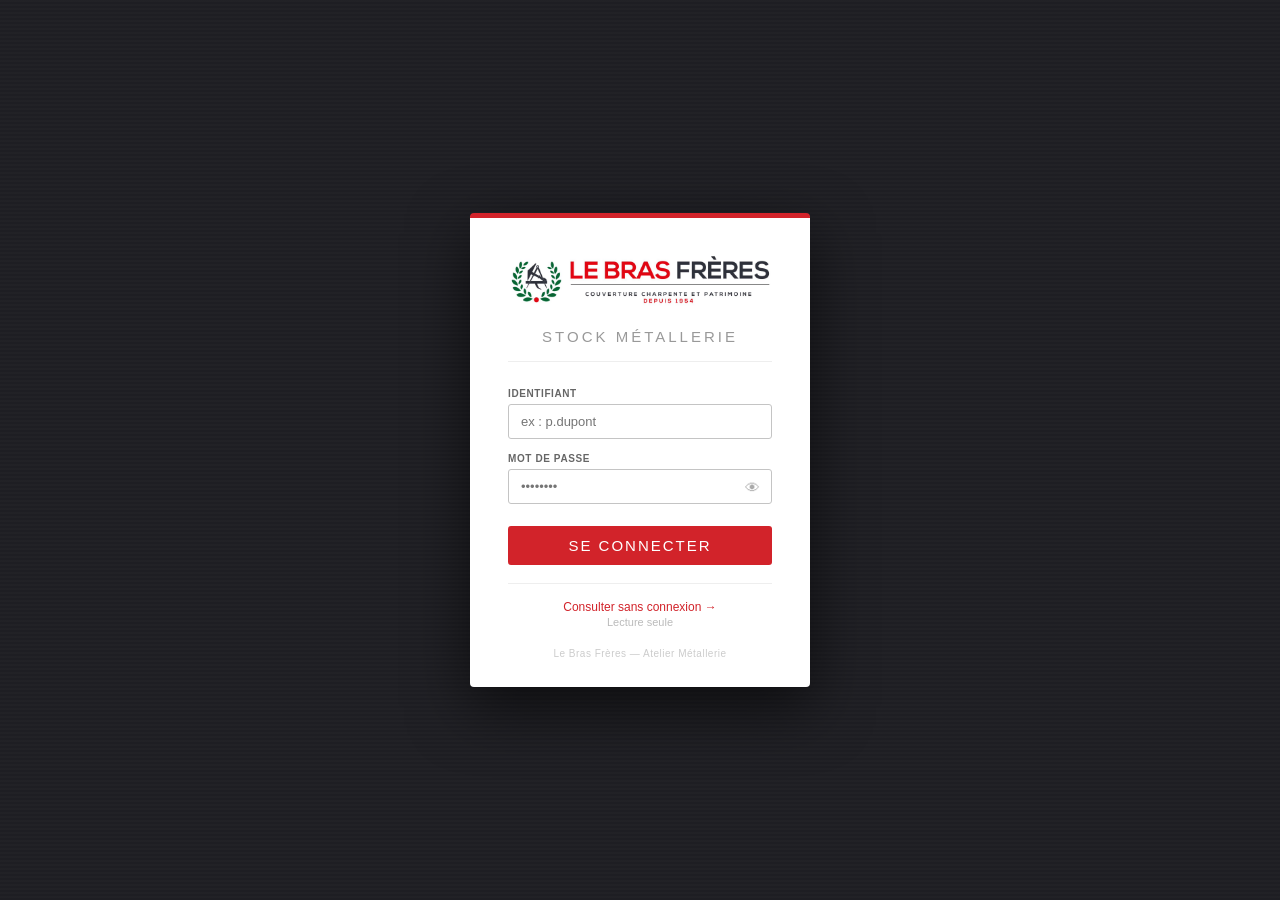
<file: index.html>
<!DOCTYPE html>
<html lang="fr">
<head>
  <meta charset="UTF-8">
  <meta name="viewport" content="width=device-width, initial-scale=1.0">
  <link rel="icon" type="image/png" href="[data-uri]">
  <title>Stock Métallerie — LBF</title>
  <style>
    :root {
      --rouge: rgb(210, 35, 42);
      --noir:  rgb(30, 30, 35);
    }

    * { box-sizing: border-box; margin: 0; padding: 0; }

    body {
      font-family: Tahoma, Geneva, sans-serif;
      background: var(--noir);
      min-height: 100vh;
      display: flex;
      align-items: center;
      justify-content: center;
      color: white;
    }

    .splash {
      text-align: center;
      animation: pulse 1.2s ease-in-out infinite alternate;
    }

    .splash-titre {
      font-family: Impact, Haettenschweiler, sans-serif;
      font-size: 18px;
      letter-spacing: 4px;
      text-transform: uppercase;
      color: rgba(255,255,255,0.5);
      margin-top: 12px;
    }

    .splash-titre span { color: var(--rouge); }

    /* Barre de chargement */
    .barre {
      width: 160px;
      height: 3px;
      background: rgba(255,255,255,0.1);
      border-radius: 2px;
      margin: 18px auto 0;
      overflow: hidden;
    }

    .barre-progress {
      height: 100%;
      background: var(--rouge);
      border-radius: 2px;
      animation: chargement 0.8s ease-out forwards;
    }

    @keyframes chargement {
      from { width: 0%; }
      to   { width: 100%; }
    }

    @keyframes pulse {
      from { opacity: 0.7; }
      to   { opacity: 1; }
    }
  </style>
</head>
<body>

  <div class="splash">
    <div class="splash-titre">Stock <span>Métallerie</span></div>
    <div class="barre"><div class="barre-progress"></div></div>
  </div>

  <script src="auth/auth.js"></script>
  <script>
    /**
     * index.html — Point d'entrée de l'application
     * Rôle : vérifier la session et rediriger vers la bonne page.
     * Aucun contenu applicatif ici.
     */
    (function router() {
      const session = window.Auth.getSession();

      if (!session) {
        // Pas de session → page de connexion
        window.location.replace('login.html');
        return;
      }

      // Session active → toujours vers la vue stock
      // (la vue s'adapte ensuite selon le profil)
      window.location.replace('views/stock.html');
    })();
  </script>

</body>
</html>
</file>
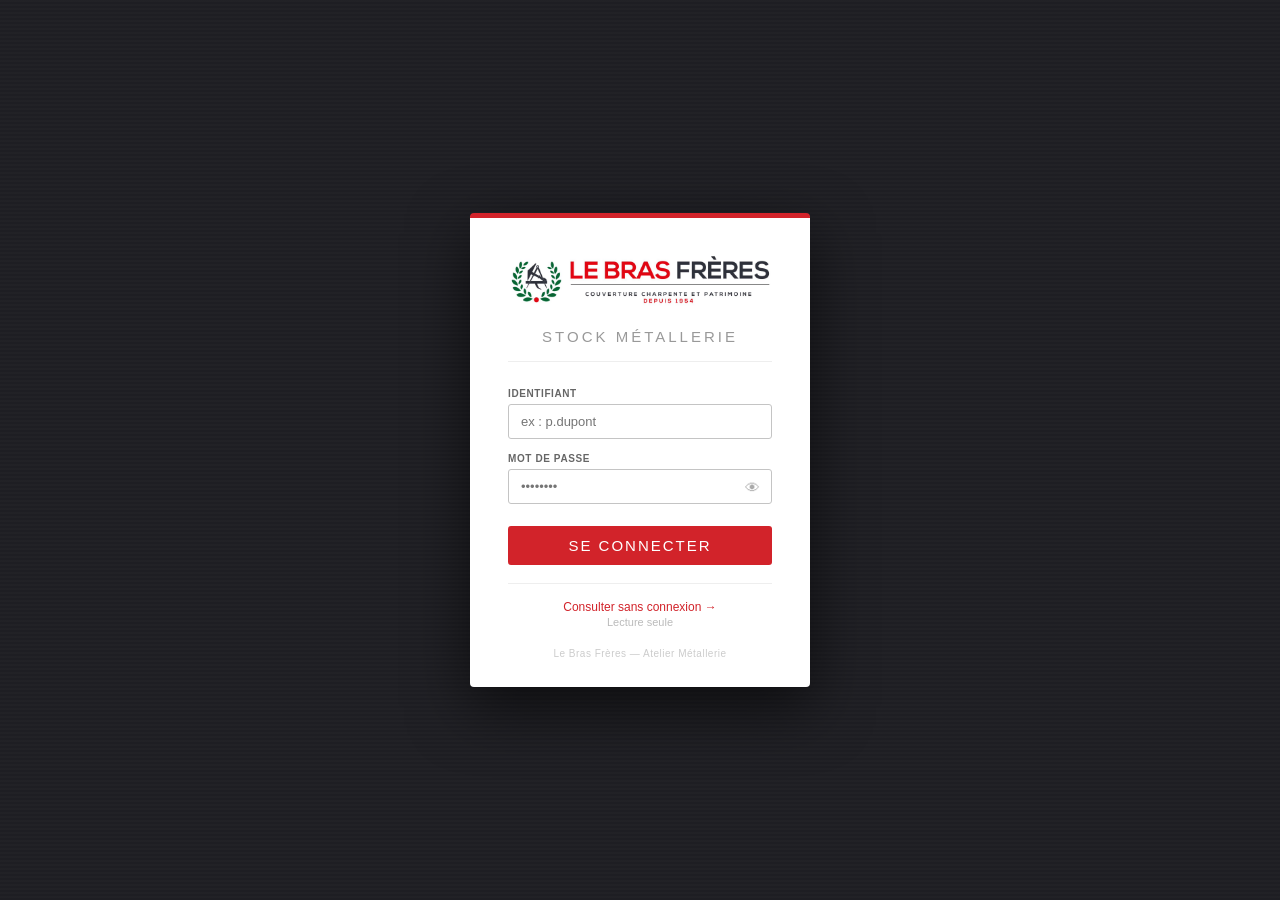
<file: login.html>
<!DOCTYPE html>
<html lang="fr">
<head>
  <meta charset="UTF-8">
  <meta name="viewport" content="width=device-width, initial-scale=1.0">
  <link rel="icon" type="image/png" href="[data-uri]">
  <title>Connexion — LBF</title>
  <style>
    /* ═══════════════════════════════
       VARIABLES & BASE
    ═══════════════════════════════ */
    :root {
      --rouge:      rgb(210, 35, 42);
      --rouge-dark: rgb(170, 25, 30);
      --noir:       rgb(30, 30, 35);
      --vert:       rgb(45, 95, 50);
      --gris-bord:  #c4c4c4;
      --gris-bg:    #f0f0f0;
      --blanc:      #ffffff;
    }

    * { box-sizing: border-box; margin: 0; padding: 0; }

    body {
      font-family: Tahoma, Geneva, sans-serif;
      background: var(--noir);
      min-height: 100vh;
      display: flex;
      align-items: center;
      justify-content: center;
      /* Texture subtile */
      background-image:
        repeating-linear-gradient(
          0deg,
          transparent,
          transparent 2px,
          rgba(255,255,255,0.015) 2px,
          rgba(255,255,255,0.015) 4px
        );
    }

    /* ═══════════════════════════════
       CARTE DE CONNEXION
    ═══════════════════════════════ */
    .login-card {
      background: var(--blanc);
      border-top: 5px solid var(--rouge);
      border-radius: 4px;
      width: 340px;
      padding: 36px 38px 28px;
      box-shadow: 0 20px 60px rgba(0, 0, 0, 0.6);
      animation: apparition 0.3s ease-out;
    }

    @keyframes apparition {
      from { opacity: 0; transform: translateY(12px); }
      to   { opacity: 1; transform: translateY(0); }
    }

    /* Logo */
    .logo-zone {
      text-align: center;
      margin-bottom: 22px;
    }

    .logo-zone img {
      height: 52px;
      display: block;
      margin: 0 auto 14px;
    }

    .logo-fallback {
      font-family: Impact, Haettenschweiler, sans-serif;
      font-size: 22px;
      letter-spacing: 3px;
      color: var(--noir);
      text-transform: uppercase;
    }

    .logo-fallback span { color: var(--rouge); }

    /* Titre module */
    .module-titre {
      font-family: Impact, Haettenschweiler, sans-serif;
      font-size: 15px;
      letter-spacing: 3px;
      text-transform: uppercase;
      color: #999;
      text-align: center;
      margin-bottom: 26px;
      padding-bottom: 16px;
      border-bottom: 1px solid #eee;
    }

    /* Champs */
    .champ {
      margin-bottom: 14px;
    }

    .champ label {
      display: block;
      font-size: 10px;
      font-weight: bold;
      color: #666;
      text-transform: uppercase;
      letter-spacing: 0.6px;
      margin-bottom: 5px;
    }

    .champ input {
      width: 100%;
      padding: 9px 12px;
      border: 1px solid var(--gris-bord);
      border-radius: 3px;
      font-family: Tahoma, sans-serif;
      font-size: 13px;
      color: var(--noir);
      transition: border-color 0.15s, box-shadow 0.15s;
      outline: none;
    }

    .champ input:focus {
      border-color: var(--rouge);
      box-shadow: 0 0 0 2px rgba(210, 35, 42, 0.12);
    }

    /* Bouton principal */
    .btn-connexion {
      width: 100%;
      padding: 11px;
      background: var(--rouge);
      color: white;
      border: none;
      border-radius: 3px;
      font-family: Impact, Haettenschweiler, sans-serif;
      font-size: 15px;
      letter-spacing: 2px;
      text-transform: uppercase;
      cursor: pointer;
      margin-top: 8px;
      transition: background 0.15s, transform 0.1s;
    }

    .btn-connexion:hover  { background: var(--rouge-dark); }
    .btn-connexion:active { transform: scale(0.99); }

    .btn-connexion:disabled {
      opacity: 0.6;
      cursor: not-allowed;
      transform: none;
    }

    /* Message d'erreur */
    .msg-erreur {
      display: none;
      background: #fde8e8;
      border: 1px solid var(--rouge);
      border-left: 4px solid var(--rouge);
      border-radius: 3px;
      padding: 9px 12px;
      font-size: 12px;
      color: var(--rouge);
      margin-top: 12px;
      animation: apparition 0.2s ease-out;
    }

    .msg-erreur.visible { display: block; }

    /* Lien consultation */
    .lien-consultation {
      display: block;
      text-align: center;
      margin-top: 18px;
      padding-top: 16px;
      border-top: 1px solid #eee;
      font-size: 12px;
      color: var(--rouge);
      cursor: pointer;
      text-decoration: none;
      transition: color 0.15s;
    }

    .lien-consultation:hover { color: var(--rouge-dark); }

    .lien-consultation small {
      display: block;
      color: #bbb;
      font-size: 11px;
      margin-top: 2px;
    }

    /* Pied de carte */
    .login-footer {
      margin-top: 20px;
      text-align: center;
      font-size: 10px;
      color: #ccc;
      letter-spacing: 0.5px;
    }

    /* Loader spinner */
    .spinner {
      display: inline-block;
      width: 14px;
      height: 14px;
      border: 2px solid rgba(255,255,255,0.4);
      border-top-color: white;
      border-radius: 50%;
      animation: spin 0.6s linear infinite;
      margin-right: 7px;
      vertical-align: middle;
    }

    @keyframes spin {
      to { transform: rotate(360deg); }
    }

    /* Champ mot de passe + bouton œil */
    .champ-mdp-wrap {
      position: relative;
    }

    .champ-mdp-wrap input {
      padding-right: 38px;
    }

    .btn-oeil {
      position: absolute;
      right: 8px;
      top: 50%;
      transform: translateY(-50%);
      background: none;
      border: none;
      cursor: pointer;
      padding: 4px;
      color: #aaa;
      font-size: 15px;
      line-height: 1;
      transition: color 0.15s;
    }

    .btn-oeil:hover { color: var(--rouge); }

    /* ═══════════════════════════════
       RESPONSIVE MOBILE
    ═══════════════════════════════ */
    @media (max-width: 400px) {
      .login-card {
        width: calc(100vw - 28px);
        padding: 28px 22px 22px;
      }
    }
  </style>
</head>
<body>

  <div class="login-card" role="main">

    <!-- Logo -->
    <div class="logo-zone">
      <img
        src="assets/Logo_LBF.png"
        alt="Le Bras Frères"
        onerror="this.style.display='none'; document.getElementById('logo-fallback').style.display='block'"
      >
      <div id="logo-fallback" class="logo-fallback" style="display:none">
        LBF <span>●</span>
      </div>
    </div>

    <!-- Titre -->
    <div class="module-titre">Stock Métallerie</div>

    <!-- Formulaire -->
    <div class="champ">
      <label for="inp-identifiant">Identifiant</label>
      <input
        type="text"
        id="inp-identifiant"
        placeholder="ex : p.dupont"
        autocomplete="username"
        autocapitalize="none"
        spellcheck="false"
      >
    </div>

    <div class="champ">
      <label for="inp-mdp">Mot de passe</label>
      <div class="champ-mdp-wrap">
        <input
          type="password"
          id="inp-mdp"
          placeholder="••••••••"
          autocomplete="current-password"
        >
        <button
          type="button"
          class="btn-oeil"
          id="btn-oeil"
          onclick="toggleMdp()"
          title="Afficher / masquer le mot de passe"
          aria-label="Afficher le mot de passe"
        >👁</button>
      </div>
    </div>

    <button class="btn-connexion" id="btn-login" onclick="tentativeLogin()">
      SE CONNECTER
    </button>

    <!-- Message d'erreur -->
    <div class="msg-erreur" id="msg-erreur" role="alert" aria-live="polite"></div>

    <!-- Lien consultation anonyme -->
    <a class="lien-consultation" href="views/stock.html" id="lien-consultation" onclick="entrerEnConsultation(event)">
      Consulter sans connexion →
      <small>Lecture seule</small>
    </a>

    <div class="login-footer">Le Bras Frères — Atelier Métallerie</div>
  </div>

  <!-- Supabase + Auth engine -->
  <script src="js/supabase.js"></script>
  <script src="auth/auth.js"></script>
  <script>
    // ─── Redirection si déjà connecté ───────────────────
    (function() {
      const session = window.Auth.getSession();
      if (session) {
        const dest = {
          consultation:   'views/stock.html',
          gestion:        'views/stock.html',
          administration: 'views/stock.html',
        };
        window.location.href = dest[session.profil] || 'views/stock.html';
      }
    })();

    // ─── Afficher / masquer le mot de passe ─────────────
    function toggleMdp() {
      const inp = document.getElementById('inp-mdp');
      const btn = document.getElementById('btn-oeil');
      const visible = inp.type === 'text';
      inp.type = visible ? 'password' : 'text';
      btn.textContent = visible ? '👁' : '🙈';
      btn.setAttribute('aria-label', visible ? 'Afficher le mot de passe' : 'Masquer le mot de passe');
    }

    // ─── Entrée au clavier (touche Entrée) ──────────────
    document.addEventListener('keydown', function(e) {
      if (e.key === 'Enter') tentativeLogin();
    });

    // ─── Tentative de connexion ──────────────────────────
    async function tentativeLogin() {
      const btn       = document.getElementById('btn-login');
      const msgErreur = document.getElementById('msg-erreur');
      const identif   = document.getElementById('inp-identifiant').value.trim();
      const mdp       = document.getElementById('inp-mdp').value;

      // Reset erreur
      msgErreur.classList.remove('visible');

      // Validation basique
      if (!identif || !mdp) {
        afficherErreur('Veuillez renseigner l\'identifiant et le mot de passe.');
        return;
      }

      // État chargement
      btn.disabled = true;
      btn.innerHTML = '<span class="spinner"></span>Connexion…';

      const resultat = await window.Auth.login(identif, mdp);

      if (resultat.ok) {
        // Redirection selon profil
        const redirections = {
          consultation:   'views/stock.html',
          gestion:        'views/stock.html',
          administration: 'views/stock.html',
        };
        const dest = redirections[resultat.utilisateur.profil] || 'views/stock.html';
        window.location.href = dest;
      } else {
        btn.disabled = false;
        btn.textContent = 'SE CONNECTER';
        afficherErreur(resultat.erreur || 'Erreur de connexion.');
        // Focus sur le bon champ
        if (resultat.erreur && resultat.erreur.includes('mot de passe')) {
          document.getElementById('inp-mdp').focus();
          document.getElementById('inp-mdp').select();
        } else {
          document.getElementById('inp-identifiant').focus();
        }
      }
    }

    // ─── Accès consultation anonyme ─────────────────────
    function entrerEnConsultation(e) {
      e.preventDefault();
      // On crée une session de consultation anonyme minimale
      const sessionAnon = {
        id:          'anon',
        identifiant: 'visiteur',
        nomComplet:  'Visiteur',
        profil:      'consultation',
        droits: {
          can_view:         true,
          can_request:      true,
          can_edit:         false,
          can_add:          false,
          can_validate:     false,
          can_manage_users: false,
        },
        loginAt: Date.now(),
        anonyme: true,
      };
      sessionStorage.setItem('lbf_session', JSON.stringify(sessionAnon));
      window.location.href = 'views/stock.html';
    }

    // ─── Affichage message erreur ────────────────────────
    function afficherErreur(msg) {
      const el = document.getElementById('msg-erreur');
      el.textContent = msg;
      el.classList.add('visible');
    }
  </script>

</body>
</html>
</file>
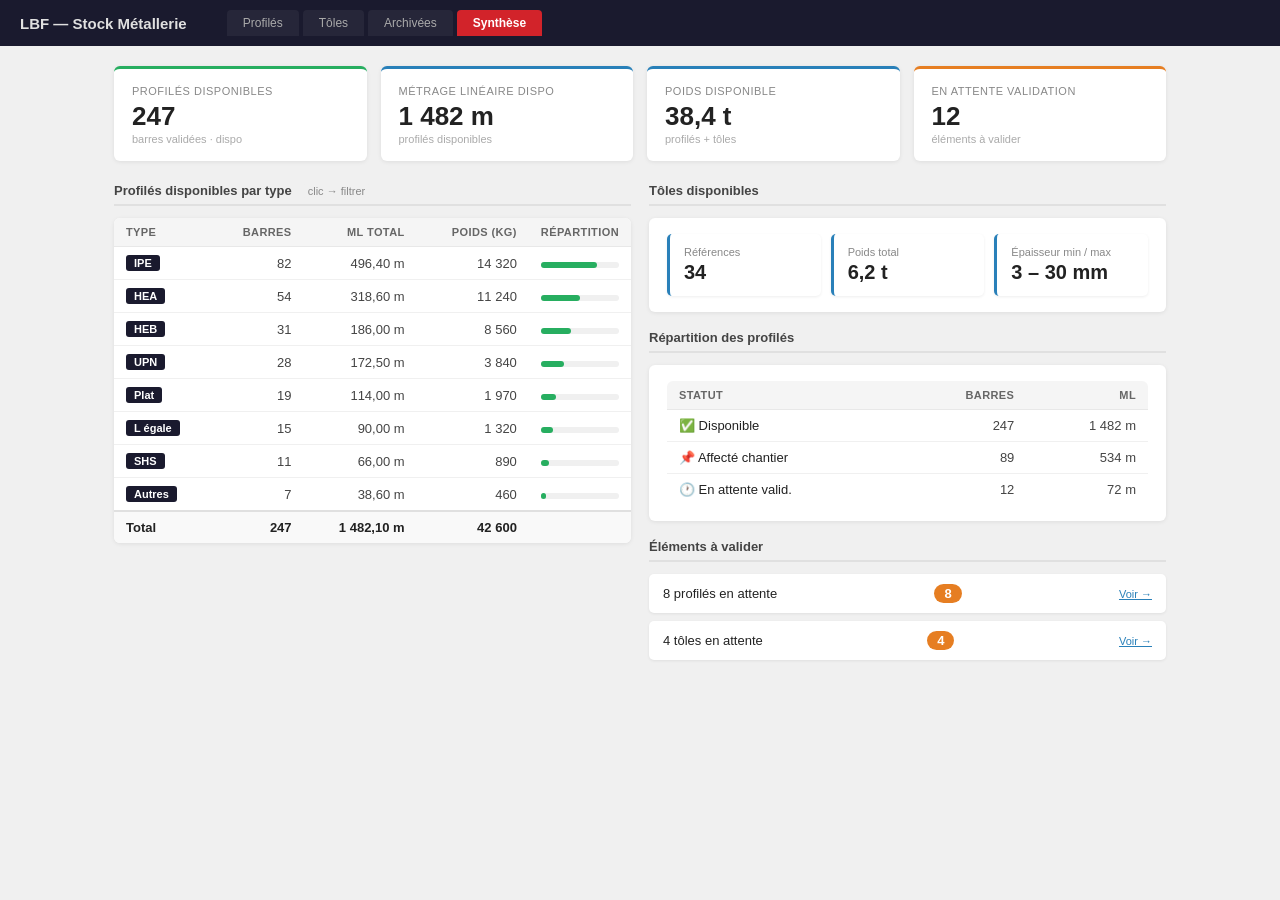
<file: mockup-synthese.html>
<!DOCTYPE html>
<html lang="fr">
<head>
<meta charset="UTF-8">
<title>Mockup — Synthèse Stock</title>
<style>
  * { box-sizing: border-box; margin: 0; padding: 0; }
  body { font-family: Tahoma, sans-serif; background: #f0f0f0; color: #222; font-size: 13px; }

  /* Barre de navigation simulée */
  .nav-sim {
    background: #1a1a2e; color: white; padding: 10px 20px;
    display: flex; align-items: center; gap: 20px;
  }
  .nav-sim strong { font-size: 15px; color: #e0e0e0; }
  .nav-sim .onglets { display: flex; gap: 4px; margin-left: 20px; }
  .nav-sim .onglet {
    padding: 6px 16px; border-radius: 4px 4px 0 0; cursor: pointer;
    color: #aaa; font-size: 12px; background: rgba(255,255,255,0.05);
  }
  .nav-sim .onglet.actif { background: #d2232a; color: white; font-weight: bold; }

  /* Contenu principal */
  .page { padding: 20px 24px; max-width: 1100px; margin: 0 auto; }

  /* Cartes KPI */
  .kpi-grid {
    display: grid; grid-template-columns: repeat(4, 1fr); gap: 14px;
    margin-bottom: 22px;
  }
  .kpi-card {
    background: white; border-radius: 6px; padding: 16px 18px;
    box-shadow: 0 1px 4px rgba(0,0,0,0.08);
    border-top: 3px solid #ccc;
  }
  .kpi-card.vert  { border-top-color: #27ae60; }
  .kpi-card.bleu  { border-top-color: #2980b9; }
  .kpi-card.orange{ border-top-color: #e67e22; }
  .kpi-card.rouge { border-top-color: #d2232a; }
  .kpi-label { font-size: 11px; color: #888; text-transform: uppercase; letter-spacing: .5px; margin-bottom: 6px; }
  .kpi-val   { font-size: 26px; font-weight: bold; color: #222; line-height: 1; }
  .kpi-sub   { font-size: 11px; color: #aaa; margin-top: 4px; }

  /* Section */
  .section-titre {
    font-size: 13px; font-weight: bold; color: #444;
    border-bottom: 2px solid #e0e0e0; padding-bottom: 6px; margin-bottom: 12px;
    display: flex; align-items: center; gap: 8px;
  }
  .section-titre .badge {
    font-size: 11px; font-weight: normal; color: #888;
    background: #f0f0f0; border-radius: 10px; padding: 1px 8px;
  }

  /* Grille 2 colonnes */
  .deux-cols { display: grid; grid-template-columns: 1fr 1fr; gap: 18px; }

  /* Tableau */
  .syn-table { width: 100%; border-collapse: collapse; background: white;
    border-radius: 6px; overflow: hidden; box-shadow: 0 1px 4px rgba(0,0,0,0.08); }
  .syn-table th {
    background: #f5f5f5; padding: 8px 12px; text-align: left;
    font-size: 11px; color: #666; text-transform: uppercase; letter-spacing: .4px;
    border-bottom: 1px solid #e8e8e8;
  }
  .syn-table th.num { text-align: right; }
  .syn-table td { padding: 8px 12px; border-bottom: 1px solid #f0f0f0; }
  .syn-table td.num { text-align: right; color: #444; font-variant-numeric: tabular-nums; }
  .syn-table tr:last-child td { border-bottom: none; }
  .syn-table tr:hover td { background: #fafafa; cursor: pointer; }
  .syn-table .type-badge {
    display: inline-block; background: #1a1a2e; color: white;
    padding: 2px 8px; border-radius: 3px; font-size: 11px; font-weight: bold;
  }
  .syn-table .total-row td {
    background: #f9f9f9; font-weight: bold; color: #222;
    border-top: 2px solid #e0e0e0;
  }

  /* Barre de répartition */
  .bar-wrap { background: #f0f0f0; border-radius: 3px; height: 6px; margin-top: 3px; }
  .bar-fill  { border-radius: 3px; height: 6px; background: #27ae60; }

  /* Bloc tôles */
  .tole-grid {
    display: grid; grid-template-columns: repeat(3, 1fr); gap: 10px;
  }
  .tole-card {
    background: white; border-radius: 5px; padding: 12px 14px;
    box-shadow: 0 1px 3px rgba(0,0,0,0.07);
    border-left: 3px solid #2980b9;
  }
  .tole-card .val { font-size: 20px; font-weight: bold; color: #222; }
  .tole-card .lbl { font-size: 11px; color: #888; margin-bottom: 3px; }

  /* Bloc attente */
  .attente-row {
    background: white; border-radius: 5px; padding: 10px 14px;
    display: flex; align-items: center; justify-content: space-between;
    box-shadow: 0 1px 3px rgba(0,0,0,0.07); margin-bottom: 8px;
  }
  .attente-row .num-badge {
    background: #e67e22; color: white; border-radius: 12px;
    padding: 2px 10px; font-weight: bold; font-size: 13px;
  }
  .attente-row .lien {
    font-size: 11px; color: #2980b9; cursor: pointer; text-decoration: underline;
  }

  .section-wrap { background: white; border-radius: 6px; padding: 16px 18px;
    box-shadow: 0 1px 4px rgba(0,0,0,0.08); }
</style>
</head>
<body>

<!-- Nav simulée -->
<div class="nav-sim">
  <strong>LBF — Stock Métallerie</strong>
  <div class="onglets">
    <div class="onglet">Profilés</div>
    <div class="onglet">Tôles</div>
    <div class="onglet">Archivées</div>
    <div class="onglet actif">Synthèse</div>
  </div>
</div>

<!-- Page synthèse -->
<div class="page">

  <!-- KPI -->
  <div class="kpi-grid">
    <div class="kpi-card vert">
      <div class="kpi-label">Profilés disponibles</div>
      <div class="kpi-val">247</div>
      <div class="kpi-sub">barres validées · dispo</div>
    </div>
    <div class="kpi-card bleu">
      <div class="kpi-label">Métrage linéaire dispo</div>
      <div class="kpi-val">1 482 m</div>
      <div class="kpi-sub">profilés disponibles</div>
    </div>
    <div class="kpi-card bleu">
      <div class="kpi-label">Poids disponible</div>
      <div class="kpi-val">38,4 t</div>
      <div class="kpi-sub">profilés + tôles</div>
    </div>
    <div class="kpi-card orange">
      <div class="kpi-label">En attente validation</div>
      <div class="kpi-val">12</div>
      <div class="kpi-sub">éléments à valider</div>
    </div>
  </div>

  <!-- Tableau profilés + colonne droite -->
  <div class="deux-cols" style="margin-bottom:18px">

    <!-- Tableau profilés par type -->
    <div>
      <div class="section-titre">
        Profilés disponibles par type
        <span class="badge">clic → filtrer</span>
      </div>
      <table class="syn-table">
        <thead>
          <tr>
            <th>Type</th>
            <th class="num">Barres</th>
            <th class="num">ML total</th>
            <th class="num">Poids (kg)</th>
            <th style="width:80px">Répartition</th>
          </tr>
        </thead>
        <tbody>
          <tr>
            <td><span class="type-badge">IPE</span></td>
            <td class="num">82</td>
            <td class="num">496,40 m</td>
            <td class="num">14 320</td>
            <td><div class="bar-wrap"><div class="bar-fill" style="width:72%"></div></div></td>
          </tr>
          <tr>
            <td><span class="type-badge">HEA</span></td>
            <td class="num">54</td>
            <td class="num">318,60 m</td>
            <td class="num">11 240</td>
            <td><div class="bar-wrap"><div class="bar-fill" style="width:50%"></div></div></td>
          </tr>
          <tr>
            <td><span class="type-badge">HEB</span></td>
            <td class="num">31</td>
            <td class="num">186,00 m</td>
            <td class="num">8 560</td>
            <td><div class="bar-wrap"><div class="bar-fill" style="width:38%"></div></div></td>
          </tr>
          <tr>
            <td><span class="type-badge">UPN</span></td>
            <td class="num">28</td>
            <td class="num">172,50 m</td>
            <td class="num">3 840</td>
            <td><div class="bar-wrap"><div class="bar-fill" style="width:30%"></div></div></td>
          </tr>
          <tr>
            <td><span class="type-badge">Plat</span></td>
            <td class="num">19</td>
            <td class="num">114,00 m</td>
            <td class="num">1 970</td>
            <td><div class="bar-wrap"><div class="bar-fill" style="width:20%"></div></div></td>
          </tr>
          <tr>
            <td><span class="type-badge">L égale</span></td>
            <td class="num">15</td>
            <td class="num">90,00 m</td>
            <td class="num">1 320</td>
            <td><div class="bar-wrap"><div class="bar-fill" style="width:16%"></div></div></td>
          </tr>
          <tr>
            <td><span class="type-badge">SHS</span></td>
            <td class="num">11</td>
            <td class="num">66,00 m</td>
            <td class="num">890</td>
            <td><div class="bar-wrap"><div class="bar-fill" style="width:11%"></div></div></td>
          </tr>
          <tr>
            <td><span class="type-badge">Autres</span></td>
            <td class="num">7</td>
            <td class="num">38,60 m</td>
            <td class="num">460</td>
            <td><div class="bar-wrap"><div class="bar-fill" style="width:7%"></div></div></td>
          </tr>
          <tr class="total-row">
            <td>Total</td>
            <td class="num">247</td>
            <td class="num">1 482,10 m</td>
            <td class="num">42 600</td>
            <td></td>
          </tr>
        </tbody>
      </table>
    </div>

    <!-- Colonne droite : tôles + attente -->
    <div style="display:flex; flex-direction:column; gap:18px">

      <!-- Tôles -->
      <div>
        <div class="section-titre">Tôles disponibles</div>
        <div class="section-wrap">
          <div class="tole-grid">
            <div class="tole-card">
              <div class="lbl">Références</div>
              <div class="val">34</div>
            </div>
            <div class="tole-card">
              <div class="lbl">Poids total</div>
              <div class="val">6,2 t</div>
            </div>
            <div class="tole-card">
              <div class="lbl">Épaisseur min / max</div>
              <div class="val">3 – 30 mm</div>
            </div>
          </div>
        </div>
      </div>

      <!-- Répartition dispo / affecté -->
      <div>
        <div class="section-titre">Répartition des profilés</div>
        <div class="section-wrap">
          <table class="syn-table" style="box-shadow:none">
            <thead>
              <tr>
                <th>Statut</th>
                <th class="num">Barres</th>
                <th class="num">ML</th>
              </tr>
            </thead>
            <tbody>
              <tr>
                <td>✅ Disponible</td>
                <td class="num">247</td>
                <td class="num">1 482 m</td>
              </tr>
              <tr>
                <td>📌 Affecté chantier</td>
                <td class="num">89</td>
                <td class="num">534 m</td>
              </tr>
              <tr>
                <td>🕐 En attente valid.</td>
                <td class="num">12</td>
                <td class="num">72 m</td>
              </tr>
            </tbody>
          </table>
        </div>
      </div>

      <!-- Éléments en attente -->
      <div>
        <div class="section-titre">Éléments à valider</div>
        <div>
          <div class="attente-row">
            <span>8 profilés en attente</span>
            <span class="num-badge">8</span>
            <span class="lien">Voir →</span>
          </div>
          <div class="attente-row">
            <span>4 tôles en attente</span>
            <span class="num-badge">4</span>
            <span class="lien">Voir →</span>
          </div>
        </div>
      </div>

    </div>
  </div>

</div>

</body>
</html>
</file>
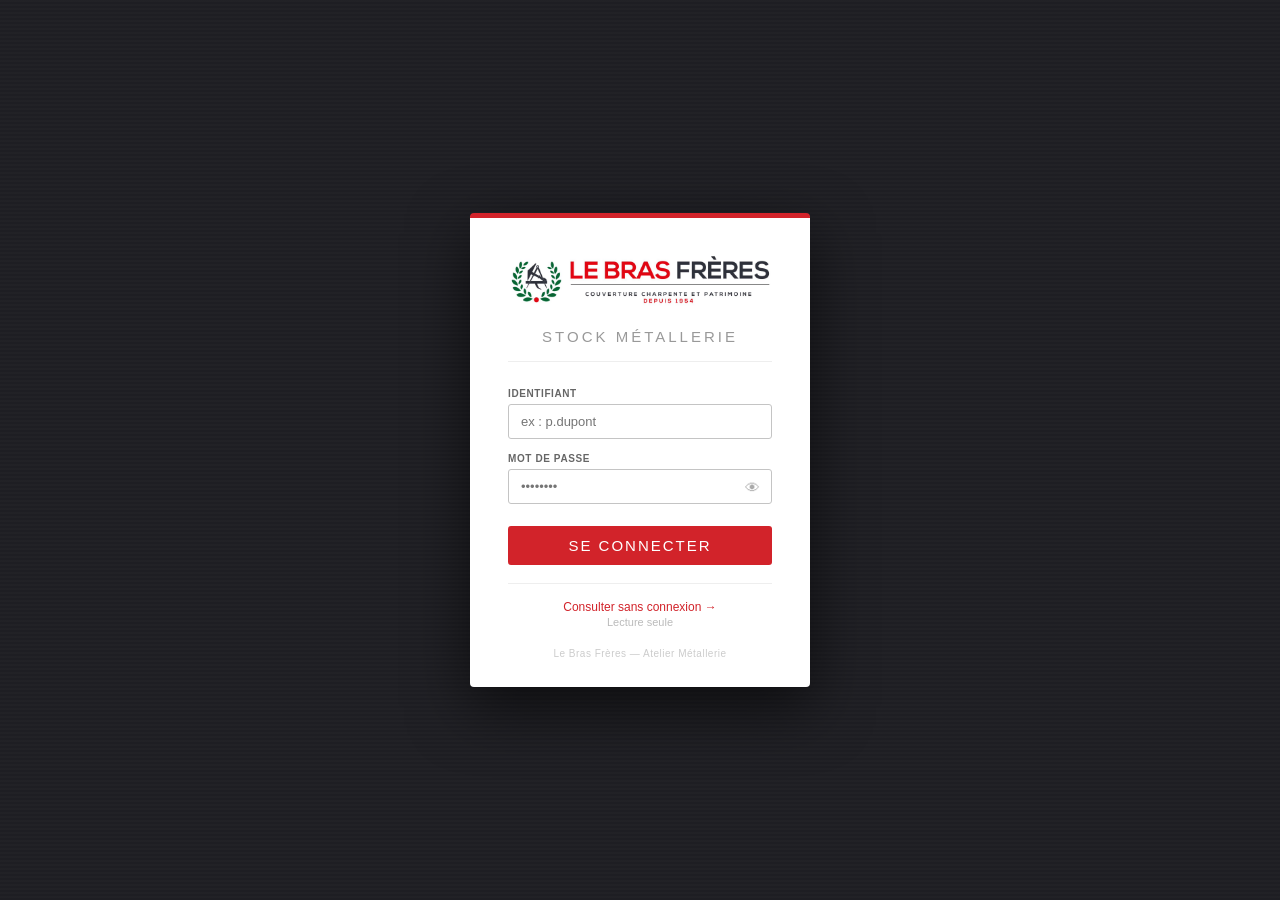
<file: views/bibliotheque.html>
<!DOCTYPE html>
<html lang="fr">
<head>
<meta charset="UTF-8">
<meta name="viewport" content="width=device-width, initial-scale=1.0">
  <link rel="icon" type="image/png" href="[data-uri]">
<title>Bibliothèque — LBF</title>
<style>
/* ══════════════════════════════════════════════
   VARIABLES & RESET
══════════════════════════════════════════════ */
:root {
  --rouge:    rgb(210, 35, 42);
  --noir:     rgb(30, 30, 35);
  --vert:     rgb(45, 95, 50);
  --or:       #856404;
  --or-bg:    #fff3cd;
  --or-bord:  #e0a800;
  --gris-bg:  #f0f0f0;
  --gris-cl:  #e4e4e4;
  --gris-bd:  #c4c4c4;
  --blanc:    #ffffff;
}

* { box-sizing: border-box; margin: 0; padding: 0; }

body {
  font-family: Tahoma, Geneva, sans-serif;
  background: var(--gris-bg);
  color: var(--noir);
  font-size: 13px;
  min-height: 100vh;
}

/* ══════════════════════════════════════════════
   HEADER
══════════════════════════════════════════════ */
header {
  background: var(--noir);
  display: flex;
  align-items: center;
  justify-content: space-between;
  padding: 0 20px;
  height: 54px;
  border-bottom: 3px solid var(--rouge);
  position: sticky;
  top: 0;
  z-index: 100;
}

.logo-zone {
  display: flex;
  align-items: center;
  gap: 10px;
  flex: 1;
}

.logo-zone img {
  height: 42px;
}

.app-title {
  font-family: Impact, Haettenschweiler, sans-serif;
  color: white;
  font-size: 18px;
  letter-spacing: 2px;
  text-transform: uppercase;
  position: absolute;
  left: 50%;
  transform: translateX(-50%);
}

.app-title span { color: var(--rouge); }

.header-right {
  display: flex;
  align-items: center;
  gap: 10px;
}

.badge {
  display: inline-block;
  padding: 3px 9px;
  border-radius: 2px;
  font-family: Impact, sans-serif;
  font-size: 11px;
  letter-spacing: 1px;
  text-transform: uppercase;
}
.badge-rouge  { background: var(--rouge); color: white; }
.badge-vert   { background: var(--vert);  color: white; }
.badge-or     { background: var(--or);    color: white; }

.user-info  { color: #aaa; font-size: 12px; }
.btn-header {
  background: none;
  border: 1px solid #555;
  color: #aaa;
  padding: 4px 9px;
  font-size: 11px;
  cursor: pointer;
  border-radius: 2px;
  font-family: Tahoma;
}
.btn-header:hover { border-color: #888; color: #ccc; }

/* ══════════════════════════════════════════════
   NAVIGATION PRINCIPALE
══════════════════════════════════════════════ */
.main-nav {
  background: var(--blanc);
  border-bottom: 2px solid var(--gris-cl);
  display: flex;
  padding: 0 20px;
  align-items: center;
}

.nav-item {
  padding: 10px 18px;
  background: none;
  border: none;
  border-bottom: 3px solid transparent;
  margin-bottom: -2px;
  font-family: Tahoma;
  font-size: 13px;
  font-weight: bold;
  color: #777;
  cursor: pointer;
  white-space: nowrap;
  display: flex;
  align-items: center;
  gap: 6px;
  text-decoration: none;
}
.nav-item:hover   { color: #444; }
.nav-item.active  { color: var(--rouge); border-bottom-color: var(--rouge); }
.nav-icon         { font-size: 14px; }

/* ══════════════════════════════════════════════
   SOUS-ONGLETS
══════════════════════════════════════════════ */
.sub-tabs {
  background: #f8f8f8;
  border-bottom: 1px solid var(--gris-cl);
  display: flex;
  padding: 0 20px;
}

.sub-tab {
  padding: 7px 14px;
  background: none;
  border: none;
  border-bottom: 2px solid transparent;
  margin-bottom: -1px;
  font-family: Tahoma;
  font-size: 12px;
  font-weight: bold;
  color: #888;
  cursor: pointer;
}
.sub-tab.active { color: var(--vert); border-bottom-color: var(--vert); }

/* ══════════════════════════════════════════════
   TOOLBAR BIBLIOTHÈQUE
══════════════════════════════════════════════ */
.biblio-toolbar {
  background: white;
  padding: 9px 20px;
  display: flex;
  align-items: center;
  gap: 8px;
  flex-wrap: wrap;
  border-bottom: 1px solid var(--gris-cl);
}

.toolbar-sep { flex: 1; min-width: 10px; }

.btn {
  padding: 7px 13px;
  border: none;
  border-radius: 3px;
  cursor: pointer;
  font-family: Tahoma;
  font-size: 13px;
  font-weight: bold;
}
.btn-rouge { background: var(--rouge); color: white; }
.btn-vert  { background: var(--vert);  color: white; }
.btn-gris  { background: #e0e0e0; color: var(--noir); }

.lbl {
  font-size: 11px;
  color: #999;
  font-weight: bold;
  text-transform: uppercase;
  letter-spacing: .5px;
}

.sel {
  padding: 6px 8px;
  border: 1px solid var(--gris-bd);
  border-radius: 3px;
  font-size: 12px;
  font-family: Tahoma;
}

.search {
  padding: 6px 10px;
  border: 1px solid var(--gris-bd);
  border-radius: 3px;
  font-size: 13px;
  font-family: Tahoma;
  width: 200px;
}
.search:focus, .sel:focus { outline: none; border-color: var(--rouge); }

.alerte-attente {
  font-weight: bold;
  color: var(--or);
  font-size: 13px;
}

/* ══════════════════════════════════════════════
   GRILLE BIBLIOTHÈQUE
══════════════════════════════════════════════ */
.biblio-wrapper {
  padding: 14px 20px;
}

.biblio-separateur {
  display: flex;
  justify-content: space-between;
  align-items: center;
  padding: 8px 4px 4px;
  font-family: Impact, sans-serif;
  font-size: 13px;
  letter-spacing: 1px;
  text-transform: uppercase;
  color: #aaa;
  border-bottom: 1px solid var(--gris-cl);
  margin-bottom: 10px;
}
.sep-count {
  font-family: Tahoma;
  font-size: 11px;
  text-transform: none;
  letter-spacing: 0;
  color: #bbb;
}

.biblio-grille-famille {
  display: grid;
  grid-template-columns: repeat(auto-fill, minmax(160px, 1fr));
  gap: 12px;
  padding: 16px 20px;
}

/* ══ Carte famille ══ */
.biblio-carte {
  background: white;
  border: 1px solid var(--gris-cl);
  border-radius: 4px;
  overflow: hidden;
  cursor: pointer;
  transition: box-shadow .15s, transform .15s;
}
.biblio-carte:hover {
  box-shadow: 0 4px 16px rgba(0,0,0,0.12);
  transform: translateY(-2px);
}

.carte-header {
  background: var(--noir);
  padding: 8px 12px;
  display: flex;
  justify-content: space-between;
  align-items: center;
}

.carte-famille {
  font-family: Impact, sans-serif;
  font-size: 16px;
  letter-spacing: 1px;
  color: white;
  text-transform: uppercase;
}

.carte-svg-zone {
  padding: 12px;
  display: flex;
  justify-content: center;
  align-items: center;
  min-height: 80px;
  border-bottom: 1px solid var(--gris-cl);
}

.carte-bas {
  padding: 8px 12px;
  text-align: center;
}

/* ══ Modale famille ══ */
.mf-active td { color: white !important; }


.carte-footer {
  padding: 7px 10px;
  display: flex;
  justify-content: flex-end;
  gap: 4px;
  align-items: center;
}

/* ══════════════════════════════════════════════
   BOUTONS LIGNE
══════════════════════════════════════════════ */
.bl {
  padding: 4px 8px;
  font-size: 11px;
  border: none;
  border-radius: 2px;
  cursor: pointer;
  font-family: Tahoma;
  font-weight: bold;
}
.bl-detail  { background: #e8e8e8; color: var(--noir); }
.bl-vert    { background: var(--vert);  color: white; }
.bl-rouge   { background: var(--rouge); color: white; }
.bl-valider { background: #198754; color: white; }
.bl-refuser { background: #6c757d; color: white; }
.bl:hover   { opacity: .85; }
.bl:disabled{ opacity: .35; cursor: not-allowed; }

/* ══════════════════════════════════════════════
   COMPTEUR & VIDE
══════════════════════════════════════════════ */
.biblio-compteur {
  padding: 4px 0 12px;
  font-size: 12px;
  color: #999;
}

.biblio-vide {
  text-align: center;
  padding: 40px 20px;
  color: #aaa;
}
.biblio-vide p { margin-top: 10px; font-size: 14px; }

/* ══════════════════════════════════════════════
   MODALES
══════════════════════════════════════════════ */
.modale-bg {
  position: fixed;
  inset: 0;
  background: rgba(0,0,0,0.6);
  display: none;
  align-items: center;
  justify-content: center;
  z-index: 500;
  padding: 16px;
}
.modale-bg.open { display: flex; }

.modale {
  background: white;
  border-top: 4px solid var(--rouge);
  border-radius: 4px;
  width: 100%;
  max-width: 520px;
  max-height: 92vh;
  overflow-y: auto;
  padding: 22px 24px;
  box-shadow: 0 10px 40px rgba(0,0,0,0.35);
}
.modale-lg { max-width: 680px; }
.modale-xl { max-width: 820px; }

.modale-titre {
  font-family: Impact, sans-serif;
  font-size: 17px;
  letter-spacing: 1px;
  text-transform: uppercase;
  margin-bottom: 14px;
  color: var(--noir);
}

.modale-sous-titre {
  font-size: 12px;
  color: #888;
  margin-top: -10px;
  margin-bottom: 14px;
}

.form-cols2 { display: grid; grid-template-columns: 1fr 1fr; gap: 10px; }
.form-cols3 { display: grid; grid-template-columns: 1fr 1fr 1fr; gap: 10px; }

.fr { margin-bottom: 8px; }
.fr label {
  display: block;
  font-size: 11px;
  font-weight: bold;
  color: #666;
  margin-bottom: 3px;
  text-transform: uppercase;
  letter-spacing: .5px;
}
.fr input, .fr select, .fr textarea {
  width: 100%;
  padding: 7px 9px;
  border: 1px solid var(--gris-bd);
  border-radius: 3px;
  font-family: Tahoma;
  font-size: 13px;
}
.fr input:focus, .fr select:focus, .fr textarea:focus {
  outline: none;
  border-color: var(--rouge);
}

.modale-footer {
  display: flex;
  justify-content: flex-end;
  gap: 8px;
  margin-top: 18px;
  padding-top: 14px;
  border-top: 1px solid var(--gris-cl);
}

/* Notes */
.note-attente {
  background: var(--or-bg);
  border: 1px solid var(--or-bord);
  padding: 8px 12px;
  border-radius: 3px;
  font-size: 12px;
  color: var(--or);
  margin-top: 10px;
}
.note-info {
  background: #e8f0fe;
  border: 1px solid #a8c4f8;
  padding: 8px 12px;
  border-radius: 3px;
  font-size: 12px;
  color: #1a56c4;
  margin-top: 10px;
}

/* Zone schéma */
.schema-zone {
  background: #f7f7f7;
  border: 1px solid var(--gris-bd);
  border-radius: 3px;
  padding: 14px;
  margin: 12px 0;
  display: flex;
  gap: 20px;
  align-items: flex-start;
  flex-wrap: wrap;
}

.schema-titre {
  font-family: Impact, sans-serif;
  font-size: 12px;
  letter-spacing: 1px;
  color: var(--rouge);
  margin-bottom: 8px;
  text-transform: uppercase;
}

.schema-dims { flex: 1; min-width: 180px; }
.schema-dims h4 {
  font-family: Impact, sans-serif;
  font-size: 13px;
  letter-spacing: 1px;
  text-transform: uppercase;
  color: var(--noir);
  margin-bottom: 10px;
}

.dim-row {
  display: flex;
  justify-content: space-between;
  padding: 4px 0;
  border-bottom: 1px solid #eee;
  font-size: 12px;
}
.dim-label { color: #666; }
.dim-val   { font-weight: bold; }

/* Zone dimensions modale nouvelle section */
.dims-inputs {
  background: #f7f7f7;
  border: 1px solid var(--gris-bd);
  border-radius: 3px;
  padding: 12px 14px;
  margin: 10px 0;
}
.dims-inputs-title {
  font-family: Impact, sans-serif;
  font-size: 12px;
  letter-spacing: 1px;
  text-transform: uppercase;
  color: var(--noir);
  margin-bottom: 10px;
}

/* Badge dispo */
.dispo-badge {
  display: inline-block;
  padding: 2px 7px;
  border-radius: 2px;
  font-size: 11px;
  font-weight: bold;
  text-transform: uppercase;
}
.d-std    { background: #e8f0fe; color: #1a56c4; border: 1px solid #1a56c4; }
.d-custom { background: #f3e8ff; color: #6b21a8; border: 1px solid #6b21a8; }

/* ══════════════════════════════════════════════
   GRILLE PRINCIPALE
══════════════════════════════════════════════ */

#biblio-grille {
  padding: 4px 0;
}

/* Séparateur famille */
.biblio-sep-famille {
  display: flex;
  align-items: baseline;
  gap: 12px;
  padding: 16px 2px 8px;
  border-bottom: 2px solid var(--noir);
  margin-bottom: 12px;
  margin-top: 20px;
}
.biblio-sep-famille:first-child { margin-top: 4px; }

.bsf-titre {
  font-family: Impact, sans-serif;
  font-size: 17px;
  letter-spacing: 2px;
  text-transform: uppercase;
  color: var(--noir);
}
.bsf-norme {
  font-size: 11px;
  color: #999;
  letter-spacing: .5px;
}

/* Grille des cartes série */
.biblio-grille-series {
  display: grid;
  grid-template-columns: repeat(auto-fill, minmax(180px, 1fr));
  gap: 12px;
  margin-bottom: 8px;
}

/* ══════════════════════════════════════════════
   CARTE SÉRIE
══════════════════════════════════════════════ */
.biblio-carte-serie {
  background: white;
  border: 1px solid var(--gris-cl);
  border-top: 3px solid var(--rouge);
  border-radius: 4px;
  overflow: hidden;
  cursor: pointer;
  box-shadow: 0 1px 4px rgba(0,0,0,0.06);
  transition: box-shadow .15s, transform .15s;
  display: flex;
  flex-direction: column;
}
.biblio-carte-serie:hover {
  box-shadow: 0 4px 14px rgba(0,0,0,0.13);
  transform: translateY(-2px);
}

/* En-tête carte série */
.cs-header {
  background: var(--noir);
  padding: 8px 12px;
  display: flex;
  justify-content: space-between;
  align-items: center;
}
.cs-titre {
  font-family: Impact, sans-serif;
  font-size: 17px;
  letter-spacing: 1.5px;
  color: white;
  text-transform: uppercase;
}
.cs-count {
  font-size: 10px;
  color: rgba(255,255,255,0.55);
}

/* Zone visuelle */
.cs-visuel {
  height: 130px;
  background: white;
  display: flex;
  align-items: center;
  justify-content: center;
  overflow: hidden;
  border-bottom: 1px solid var(--gris-cl);
}
.cs-photo {
  width: 100%;
  height: 130px;
  object-fit: contain;
  object-position: center;
  padding: 8px;
  display: block;
}
.cs-visuel-double {
  display: flex;
  width: 100%;
  height: 130px;
}
.cs-visuel-item {
  flex: 1;
  display: flex;
  flex-direction: column;
  align-items: center;
  justify-content: center;
  border-right: 1px solid var(--gris-cl);
}
.cs-visuel-item:last-child { border-right: none; }
.cs-visuel-item .cs-photo { height: 100px; padding: 6px; }
.cs-photo-label {
  font-size: 9px;
  text-transform: uppercase;
  letter-spacing: 1px;
  color: #999;
  font-family: Impact, sans-serif;
}
.cs-svg-fallback {
  width: 100%;
  height: 100%;
  display: flex;
  align-items: center;
  justify-content: center;
  background: linear-gradient(145deg, #e8ecf0, #d4dce4);
}
/* Schémas SVG dans le fallback */
.cfam-schema-item { display: flex; flex-direction: column; align-items: center; gap: 2px; }
.cfam-schema-label { font-size: 8px; color: #666; font-family: Tahoma; font-weight: bold; text-transform: uppercase; }

/* Pied de carte */
.cs-footer {
  padding: 7px 12px;
  background: #fafafa;
}
.cs-voir {
  font-size: 11px;
  color: var(--rouge);
  font-weight: bold;
}

/* ══════════════════════════════════════════════
   CARROUSEL PHOTOS (supprimé — remplacé par cs-*)
   Styles conservés pour rétro-compatibilité éventuelle
/* ══════════════════════════════════════════════
   MODALE FAMILLE — accordéon + scroll

══════════════════════════════════════════════ */

/* Conteneur visuel : toujours 150px de haut */
.cfam-visuel {
  position: relative;
  height: 150px;
  overflow: hidden;
  background: #e8ecf0;
}

/* Slides */
.cfam-slide {
  display: none;
  width: 100%;
  height: 100%;
  position: relative;
}
.cfam-slide.cfam-slide-active { display: flex; align-items: center; justify-content: center; }

/* Image dans la slide */
.cfam-slide img {
  width: 100%;
  height: 150px;
  object-fit: contain;
  object-position: center;
  display: block;
  background: white;
  padding: 8px;
}

/* Légende photo */
.cfam-slide-label {
  position: absolute;
  bottom: 0; left: 0; right: 0;
  background: rgba(30,30,35,0.65);
  color: white;
  font-family: Impact, sans-serif;
  font-size: 11px;
  letter-spacing: 1px;
  text-transform: uppercase;
  padding: 3px 8px;
  text-align: center;
}

/* Placeholder SVG (quand pas de photos) */
.cfam-placeholder {
  display: none;
  flex-direction: column;
  align-items: center;
  justify-content: center;
  width: 100%;
  height: 100%;
  background: linear-gradient(145deg, #e8ecf0 0%, #d4dce4 100%);
}
.cfam-placeholder.cfam-slide-active { display: flex; }
.cfam-placeholder-label {
  font-size: 10px;
  color: #aaa;
  margin-top: 6px;
  font-style: italic;
  letter-spacing: .5px;
}

/* Boutons navigation ← → */
.cfam-nav {
  position: absolute;
  top: 50%;
  transform: translateY(-50%);
  background: rgba(30,30,35,0.55);
  color: white;
  border: none;
  width: 26px;
  height: 36px;
  font-size: 18px;
  line-height: 1;
  cursor: pointer;
  border-radius: 2px;
  z-index: 10;
  display: flex;
  align-items: center;
  justify-content: center;
  transition: background .15s;
  padding: 0;
}
.cfam-nav:hover { background: rgba(210,35,42,0.8); }
.cfam-nav-prev { left: 4px; }
.cfam-nav-next { right: 4px; }

/* Points indicateurs */
.cfam-dots {
  position: absolute;
  bottom: 22px;
  left: 0; right: 0;
  display: flex;
  justify-content: center;
  gap: 5px;
  z-index: 10;
}
.cfam-dot {
  width: 6px; height: 6px;
  border-radius: 50%;
  background: rgba(255,255,255,0.5);
  cursor: pointer;
  transition: background .2s, transform .2s;
}
.cfam-dot.cfam-dot-active {
  background: white;
  transform: scale(1.3);
}

/* Multi-schémas placeholder */
.cfam-schemas {
  display: flex;
  align-items: flex-end;
  justify-content: center;
  gap: 10px;
  padding: 6px 8px 0;
}
.cfam-schema-item {
  display: flex;
  flex-direction: column;
  align-items: center;
  gap: 2px;
}
.cfam-schema-label {
  font-size: 8px;
  color: #666;
  font-family: Tahoma;
  font-weight: bold;
  text-transform: uppercase;
  letter-spacing: .4px;
}

/* ══════════════════════════════════════════════
   MODALE FAMILLE — accordéon + scroll
══════════════════════════════════════════════ */

/* En-tête de groupe (HEA, HEB, HEM...) */
.mf-groupe-header {
  display: flex;
  align-items: center;
  justify-content: space-between;
  padding: 8px 14px;
  background: var(--gris-bg);
  border-bottom: 1px solid var(--gris-cl);
  cursor: pointer;
  user-select: none;
  position: sticky;
  top: 0;
  z-index: 2;
}
.mf-groupe-header:hover { background: var(--gris-cl); }
.mf-groupe-titre {
  font-family: Impact, sans-serif;
  font-size: 13px;
  letter-spacing: 1px;
  text-transform: uppercase;
  color: var(--noir);
  display: flex;
  align-items: center;
  gap: 8px;
}
.mf-groupe-count {
  font-family: Tahoma;
  font-size: 11px;
  color: #999;
  font-weight: normal;
  text-transform: none;
  letter-spacing: 0;
}
.mf-groupe-fleche {
  font-size: 12px;
  color: #999;
  transition: transform .2s;
}
.mf-groupe-fleche.ouvert { transform: rotate(90deg); }

/* Corps du groupe (table) */
.mf-groupe-corps {
  overflow: hidden;
  transition: max-height .25s ease;
}
.mf-groupe-corps.ferme { max-height: 0 !important; }

/* Tableau dans le groupe */
.mf-groupe-table {
  width: 100%;
  border-collapse: collapse;
  font-size: 12px;
}
.mf-groupe-table thead th {
  background: var(--noir);
  color: white;
  font-family: Impact, sans-serif;
  font-size: 11px;
  letter-spacing: 1px;
  padding: 7px 8px;
  text-align: left;
  white-space: nowrap;
  position: sticky;
  top: 0;
  z-index: 1;
}
.mf-groupe-table thead th:not(:first-child) { text-align: right; }

/* Ligne active dans le tableau famille */
.mf-ligne { border-bottom: 1px solid #eee; cursor: pointer; }
.mf-ligne:hover:not(.mf-active) { background: #fafafa; }
.mf-ligne.mf-active { background: var(--rouge); }
.mf-ligne.mf-active td { color: white !important; }

/* ══════════════════════════════════════════════
   RESPONSIVE MOBILE
══════════════════════════════════════════════ */
@media (max-width: 640px) {
  header { padding: 0 12px; height: 54px; align-items: stretch; }
  .logo-zone { flex: 0 0 auto; align-items: flex-start; padding-top: 4px; }
  .logo-zone img { height: 26px; }
  .app-title { font-size: 12px; flex: 1; min-width: 0; align-self: flex-end; padding-bottom: 4px; }
  .header-right {
    flex: 0 0 auto;
    flex-direction: column;
    align-items: flex-end;
    justify-content: space-between;
    padding: 4px 0;
  }
  #header-badge { font-size: 9px; padding: 2px 5px; letter-spacing: 0.5px; }
  .user-info { display: none; }
  .main-nav  { padding: 0 12px; }
  .nav-item  { padding: 9px 12px; font-size: 12px; }
  .biblio-toolbar { padding: 8px 12px; }
  .biblio-wrapper { padding: 10px 12px; }
  .biblio-grille-famille { grid-template-columns: repeat(auto-fill, minmax(160px, 1fr)); gap: 8px; }
  .form-cols2, .form-cols3 { grid-template-columns: 1fr; }
  .modale { padding: 16px; }
  .search { width: 140px; }
}
</style>
</head>
<body>

<!-- ══════════════════════
     HEADER
══════════════════════ -->
<header>
  <div class="logo-zone">
    <img src="../assets/Logo_LBF2.png" alt="Le Bras Frères"
         onerror="this.style.display='none'">
  </div>
  <div class="app-title">Stock <span>Métallerie</span></div>
  <div class="header-right">
    <!-- Badge profil — mis à jour par biblioSetProfil() -->
    <span id="header-badge" class="badge badge-rouge">Consultation</span>
    <span id="header-user"  class="user-info">Visiteur</span>
    <button class="btn-header" onclick="Auth.logout()">Déconnexion</button>
  </div>
</header>

<!-- ══════════════════════
     NAVIGATION
══════════════════════ -->
<nav class="main-nav">
  <a href="stock.html" class="nav-item"><span class="nav-icon">📦</span> Stock</a>
  <button class="nav-item active"><span class="nav-icon">📚</span> Bibliothèque</button>
  <a href="stock.html" class="nav-item nav-item-droite" data-require="can_manage_users" id="nav-admin-link"><span class="nav-icon">⚙</span> Administration</a>
</nav>

<!-- ══════════════════════
     SOUS-ONGLETS
══════════════════════ -->
<div class="sub-tabs">
  <button class="sub-tab active" onclick="switchOnglet('profils',this)">Profilés</button>
  <button class="sub-tab"        onclick="switchOnglet('toles',this)">Tôles <span style="font-size:10px;color:#aaa">(à venir)</span></button>
</div>

<!-- ══════════════════════
     TOOLBAR
══════════════════════ -->
<div class="biblio-toolbar">
  <!-- Bouton ajout — visible Gestion + Admin seulement -->
  <div id="biblio-btn-ajout"></div>

  <!-- Alerte admin : sections en attente -->
  <span id="biblio-alerte-attente" class="alerte-attente" style="display:none"></span>

  <span class="lbl">Filtrer :</span>
  <select class="sel" id="biblio-filtre-famille">
    <option value="">Toutes les familles</option>
    <option value="IPE">IPE · IPN</option>
    <option value="HE">HEA · HEB · HEM</option>
    <option value="U">UPN · UPE</option>
    <option value="Cornière">Cornière</option>
    <option value="Profilés creux">Profilés creux (SHS · RHS · CHS)</option>
    <option value="Barres pleines">Barres pleines (Plat · Rond · Carré)</option>
  </select>

  <div class="toolbar-sep">
</div>
  <input class="search" type="text" id="biblio-recherche"
         placeholder="🔍 Rechercher une désignation...">
</div>

<!-- ══════════════════════
     CONTENU PRINCIPAL
══════════════════════ -->
<div class="biblio-wrapper">
  <div id="biblio-compteur" class="biblio-compteur">Chargement...</div>
  <div id="biblio-grille"></div>
</div>

<!-- ══════════════════════════════════════════
     MODALE — FICHE DÉTAIL SECTION
══════════════════════════════════════════ -->
<div id="m-detail-biblio" class="modale-bg" onclick="bgClose(event,'m-detail-biblio')">
  <div class="modale modale-lg" onclick="event.stopPropagation()">

    <div class="modale-titre" style="color:var(--rouge)">Fiche section</div>

    <!-- Badge norme + description -->
    <div class="detail-badge-zone" style="display:flex; gap:8px; align-items:center; margin-bottom:14px;"></div>

    <!-- SVG coté + dimensions -->
    <div class="schema-zone">
      <div class="detail-svg-zone"></div>
      <div class="schema-dims">
        <h4>Dimensions normalisées</h4>
        <div class="detail-dims-zone"></div>
      </div>
    </div>

    <!-- Infos stock — sera alimenté depuis stock.json dans Conv. 4 -->
    <div id="detail-stock-info"
         style="padding:8px 12px; background:#f4f4f4; border-radius:3px;
                font-size:12px; color:#666; border-left:3px solid var(--gris-bd);">
      <strong>En stock :</strong> — barres disponibles
    </div>

    <div class="modale-footer">
      <button class="btn btn-gris" onclick="closeM('m-detail-biblio')">Fermer</button>
    </div>
  </div>
</div>

<!-- ══════════════════════════════════════════
     MODALE — NOUVELLE SECTION (Gestion + Admin)
══════════════════════════════════════════ -->
<div id="m-nouvelle-section" class="modale-bg" onclick="bgClose(event,'m-nouvelle-section')">
  <div class="modale modale-xl" onclick="event.stopPropagation()">

    <div class="modale-titre" id="ns-titre">Créer une nouvelle section</div>
    <div class="modale-sous-titre">
      Renseignez la famille, la désignation et les dimensions de la section.
    </div>

    <!-- Famille + Désignation -->
    <div class="form-cols2">
      <div class="fr">
        <label>Famille de section</label>
        <select id="ns-famille" onchange="nsUpdateFamille()">
          <option value="">— Choisir ou créer —</option>
          <option>IPE</option>
          <option>HEA</option>
          <option>HEB</option>
          <option>UPN</option>
          <option>Cornière</option>
          <option>Plat</option>
          <option>Barres rondes</option>
          <option>Barres carrées</option>
          <option value="nouveau">+ Nouvelle famille...</option>
        </select>
      </div>

      <!-- Champ nouvelle famille (masqué par défaut) -->
      <div class="fr" id="ns-nouvelle-famille-zone" style="display:none">
        <label>Nom de la nouvelle famille</label>
        <input type="text" id="ns-nouvelle-famille"
               placeholder="ex : IPN, CAE, Poutrelle treillis..."
               oninput="nsUpdateRecap()">
      </div>

      <div class="fr">
        <label>Désignation / Référence</label>
        <input type="text" id="ns-desig"
               placeholder="ex : 200, 80×80×4, 120/10..."
               oninput="nsUpdateRecap()">
      </div>
    </div>

    <!-- Champs dimensions dynamiques -->
    <div class="dims-inputs">
      <div class="dims-inputs-title">Dimensions (mm)</div>
      <div class="form-cols3" id="ns-dims-zone">
        <div style="color:#aaa; font-size:12px; grid-column:1/-1">
          Sélectionnez d'abord une famille de section.
        </div>
      </div>
    </div>

    <!-- Aperçu schéma + récapitulatif -->
    <div class="schema-zone">
      <div>
        <div class="schema-titre">Aperçu schéma</div>
        <div id="ns-svg-zone">
          <!-- SVG généré par JS -->
        </div>
        <div style="font-size:10px; color:#aaa; text-align:center; margin-top:4px">
          Mis à jour selon la famille
        </div>
      </div>
      <div style="flex:1; min-width:160px;">
        <h4 style="font-family:Impact;font-size:13px;letter-spacing:1px;
                   text-transform:uppercase;margin-bottom:10px">Récapitulatif</h4>
        <div class="ns-recap"></div>
      </div>
    </div>

    <!-- Note statut (injection par JS selon profil) -->
    <div class="note-statut"></div>

    <div class="modale-footer">
      <button class="btn btn-gris" onclick="closeM('m-nouvelle-section')">Annuler</button>
      <button class="btn btn-rouge" onclick="biblioSoumettre()">
        Soumettre pour validation
      </button>
    </div>
  </div>
</div>

<!-- ══════════════════════
     SCRIPTS
══════════════════════ -->
<!-- ══ MODALE FAMILLE ══ -->
<div id="m-famille" class="modale-bg" onclick="if(event.target===this)this.classList.remove('open')">
  <div class="modale modale-xl" onclick="event.stopPropagation()" style="width:900px; max-height:90vh; display:flex; flex-direction:column; padding:0; overflow:hidden;">

    <!-- En-tête fixe -->
    <div style="padding:16px 24px 12px; border-bottom:1px solid var(--gris-cl); flex-shrink:0;">
      <div class="modale-titre" id="mf-titre" style="margin-bottom:4px; color:var(--rouge);"></div>
      <div style="display:flex; align-items:center; gap:8px; flex-wrap:wrap;" id="mf-norme"></div>
      <div id="mf-fab-filtre" style="display:none; margin-top:8px;"></div>
    </div>

    <!-- Corps scrollable : layout vertical -->
    <div style="flex:1; overflow-y:auto; padding:16px 24px; display:flex; flex-direction:column; gap:16px;">

      <!-- Bloc haut : image grande + dimensions côte à côte -->
      <div style="display:flex; gap:16px; align-items:flex-start; flex-wrap:wrap;">

        <!-- Image grande -->
        <div style="flex:0 0 280px; background:#f7f7f7; border:1px solid var(--gris-cl);
                    border-radius:4px; padding:12px; text-align:center;">
          <div id="mf-img-zone" style="height:220px; display:flex; align-items:center; justify-content:center;">
            <span style="color:#ccc; font-size:12px;">—</span>
          </div>
        </div>

        <!-- Dimensions -->
        <div style="flex:1; min-width:180px;">
          <div style="font-family:Impact; font-size:14px; letter-spacing:1px; color:var(--rouge);
                      text-transform:uppercase; margin-bottom:10px;" id="mf-desig-label">
            ← Sélectionnez une ligne
          </div>
          <div id="mf-dims"></div>
        </div>

      </div>

      <!-- Tableau des désignations -->
      <div>
        <div style="font-family:Impact; font-size:12px; letter-spacing:1px; text-transform:uppercase;
                    color:#999; margin-bottom:6px; padding-bottom:4px; border-bottom:1px solid var(--gris-cl);">
          Désignations
        </div>
        <div id="mf-accordeon"></div>
      </div>

    </div>

    <!-- Pied fixe -->
    <div style="padding:10px 24px; border-top:1px solid var(--gris-cl); display:flex; justify-content:flex-end; flex-shrink:0;">
      <button onclick="document.getElementById('m-famille').classList.remove('open')" class="btn btn-gris">Fermer</button>
    </div>
  </div>
</div>

<script src="../js/supabase.js?v=20260413"></script>
<script src="../auth/auth.js?v=20260413"></script>
<script src="../js/profils-utils.js?v=20260413"></script>
<script src="../js/bibliotheque.js?v=20260413"></script>
<script>
/* ══════════════════════════════════════════════
   INITIALISATION DE LA PAGE
══════════════════════════════════════════════ */

/**
 * Récupère le profil depuis la session Auth (Conv. 2)
 * ou utilise 'consultation' par défaut
 */
function getProfilCourant() {
  const session = window.Auth ? window.Auth.getSession() : null;
  return session ? session.profil : 'consultation';
}

/**
 * Met à jour le header selon le profil
 */
function biblioSetHeaderProfil(profil) {
  // Utilise Auth pour injecter nom + badge
  if (window.Auth) {
    window.Auth.afficherInfosSession('#header-user', '#header-badge');
    window.Auth.appliquerDroitsDOM();
  }
}

/**
 * Affiche l'alerte admin si des sections sont en attente
 */
function biblioAfficheAlerteAttente() {
  const nb = Biblio.data.custom.filter(s => s.statut === 'attente').length;
  const el = document.getElementById('biblio-alerte-attente');
  if (!el) return;

  if (nb > 0 && Biblio.profil === 'administration') {
    el.textContent = `⚠ ${nb} section(s) en attente de validation`;
    el.style.display = 'inline';
  } else {
    el.style.display = 'none';
  }
}

/* ══ Démarrage ══ */
(async function demarrer() {
  // Garde de route — redirige vers login si pas de session
  if (window.Auth) window.Auth.requireAuth();

  const profil = getProfilCourant();
  biblioSetHeaderProfil(profil);

  // Chargement des sections custom depuis localStorage (si démo)
  biblioChargerCustom();

  // Initialisation du module
  await biblioInit(profil);

  // Alerte sections en attente (admin)
  biblioAfficheAlerteAttente();
})();

/* ══════════════════════════════════════════════
   NAVIGATION & MODALES
══════════════════════════════════════════════ */

function openM(id)  { document.getElementById(id).classList.add('open'); }
function closeM(id) { document.getElementById(id).classList.remove('open'); }
function bgClose(e, id) {
  if (e.target === document.getElementById(id)) closeM(id);
}

function retourAccueil() {
  window.location.href = '../index.html';
}

/**
 * Basculement onglet Profilés / Tôles
 */
function switchOnglet(onglet, btn) {
  document.querySelectorAll('.sub-tab').forEach(t => t.classList.remove('active'));
  btn.classList.add('active');

  // Titre dynamique
  document.title = onglet === 'toles'
    ? 'Bibliothèque Tôles — LBF'
    : 'Bibliothèque Profilés — LBF';

  if (onglet === 'toles') {
    document.getElementById('biblio-grille').innerHTML = `
      <div class="biblio-vide">
        <span style="font-size:32px">🔧</span>
        <p>Module Tôles — disponible prochainement (Conv. 5)</p>
      </div>`;
    document.getElementById('biblio-compteur').textContent = '';
    document.getElementById('biblio-filtre-famille').style.display = 'none';
  } else {
    document.getElementById('biblio-filtre-famille').style.display = '';
    biblioRendreGrille();
  }
}
</script>

</body>
</html>
</file>
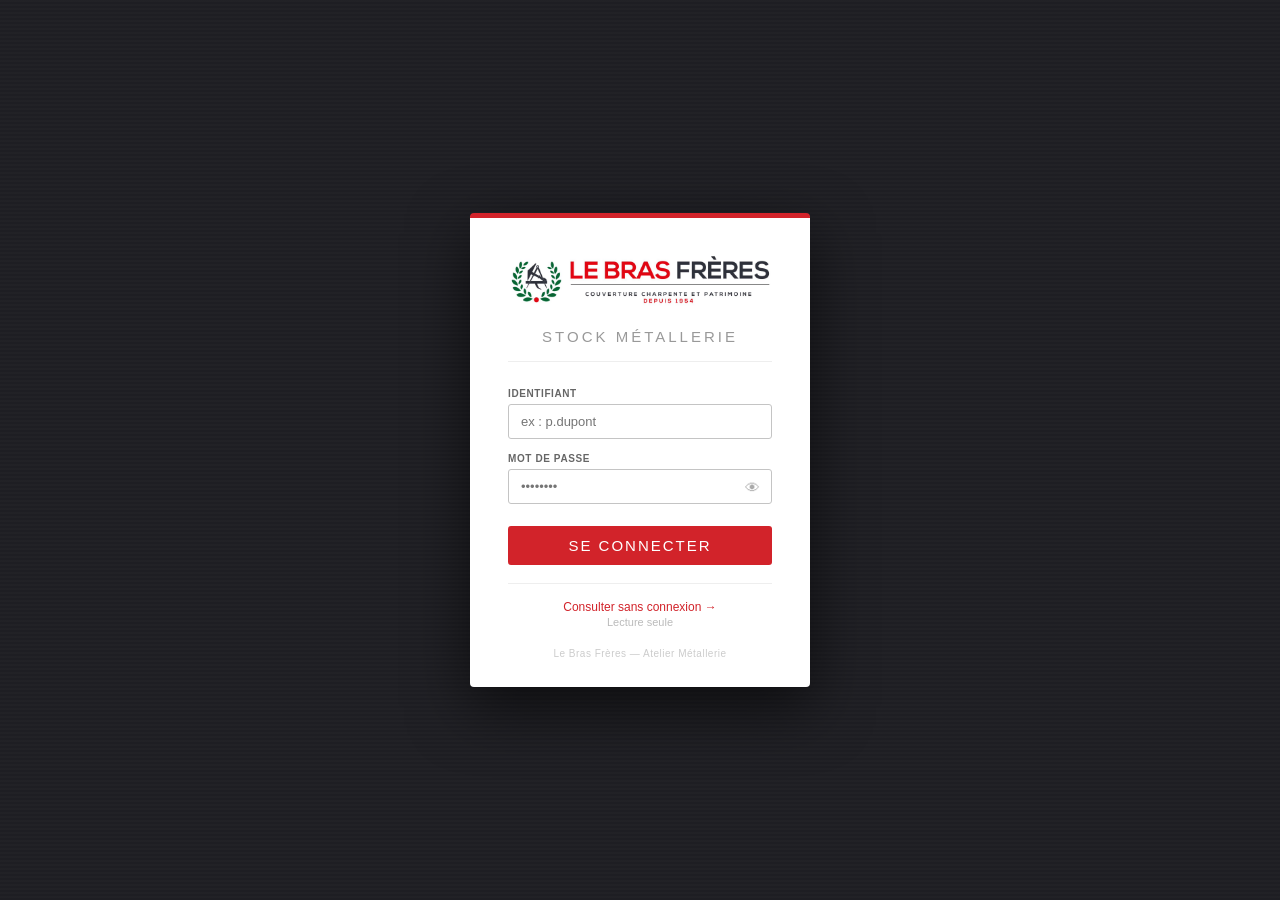
<file: views/comptes.html>
<!DOCTYPE html>
<html lang="fr">
<head>
  <meta charset="UTF-8">
  <meta name="viewport" content="width=device-width, initial-scale=1.0">
  <link rel="icon" type="image/png" href="[data-uri]">
  <title>Comptes — LBF</title>
  <style>
    /* ============================================================
       VARIABLES ET RESET
       ============================================================ */
    :root {
      --rouge:      rgb(210, 35, 42);
      --rouge-dark: rgb(170, 25, 30);
      --noir:       rgb(30, 30, 35);
      --vert:       rgb(45, 95, 50);
      --or:         #856404;
      --or-bg:      #fff3cd;
      --or-bord:    #e0a800;
      --gris-bg:    #f0f0f0;
      --gris-clair: #e4e4e4;
      --gris-bord:  #c4c4c4;
      --blanc:      #ffffff;
    }

    * { box-sizing: border-box; margin: 0; padding: 0; }

    body {
      font-family: Tahoma, Geneva, sans-serif;
      background: var(--gris-bg);
      color: var(--noir);
      font-size: 13px;
    }

    /* ── HEADER ─────────────────────────────────────────────── */
    header {
      background: var(--noir);
      display: flex;
      align-items: center;
      justify-content: space-between;
      padding: 0 20px;
      height: 54px;
      border-bottom: 3px solid var(--rouge);
      position: sticky;
      top: 0;
      z-index: 100;
    }

    .logo-zone { display: flex; align-items: center; gap: 10px; flex: 1; }
    .logo-zone img { height: 42px; }

    .app-title {
      font-family: Impact, Haettenschweiler, sans-serif;
      color: white;
      font-size: 18px;
      letter-spacing: 2px;
      text-transform: uppercase;
      position: absolute;
      left: 50%;
      transform: translateX(-50%);
    }
    .app-title span { color: var(--rouge); }

    .header-droite { display: flex; align-items: center; gap: 10px; }

    .badge {
      display: inline-block;
      padding: 3px 9px;
      border-radius: 2px;
      font-family: Impact, sans-serif;
      font-size: 11px;
      letter-spacing: 1px;
      text-transform: uppercase;
    }
    .badge-rouge { background: var(--rouge); color: white; }
    .badge-vert  { background: var(--vert);  color: white; }
    .badge-or    { background: var(--or);    color: white; }

    #header-user { color: #aaa; font-size: 12px; }

    .btn-deco {
      background: none;
      border: 1px solid #555;
      color: #aaa;
      padding: 5px 10px;
      font-size: 12px;
      cursor: pointer;
      border-radius: 2px;
      font-family: Tahoma;
      transition: border-color .15s, color .15s;
    }
    .btn-deco:hover { border-color: #888; color: #ccc; }

    /* ── NAVIGATION ─────────────────────────────────────────── */
    .main-nav {
      background: var(--blanc);
      border-bottom: 2px solid var(--gris-clair);
      display: flex;
      padding: 0 20px;
      align-items: center;
    }

    .nav-item {
      padding: 10px 18px;
      background: none;
      border: none;
      border-bottom: 3px solid transparent;
      margin-bottom: -2px;
      font-family: Tahoma;
      font-size: 13px;
      font-weight: bold;
      color: #777;
      cursor: pointer;
      white-space: nowrap;
      display: flex;
      align-items: center;
      gap: 6px;
      text-decoration: none;
      transition: color .15s;
    }
    .nav-item:hover { color: var(--noir); }
    .nav-item.active { color: var(--rouge); border-bottom-color: var(--rouge); }
    .nav-item-droite { margin-left: auto; color: var(--or) !important; }

    /* ── CONTENU PRINCIPAL ───────────────────────────────────── */
    .page-contenu {
      max-width: 900px;
      margin: 24px auto;
      padding: 0 20px;
    }

    .page-header {
      display: flex;
      justify-content: space-between;
      align-items: center;
      margin-bottom: 18px;
    }

    .page-titre {
      font-family: Impact, Haettenschweiler, sans-serif;
      font-size: 20px;
      letter-spacing: 2px;
      text-transform: uppercase;
      color: var(--noir);
    }

    /* ── TABLEAU DES COMPTES ─────────────────────────────────── */
    .table-wrap {
      background: var(--blanc);
      border: 1px solid var(--gris-clair);
      border-radius: 3px;
      overflow: hidden;
    }

    table {
      width: 100%;
      border-collapse: collapse;
      font-size: 13px;
    }

    thead th {
      background: var(--noir);
      color: white;
      font-family: Impact, sans-serif;
      font-size: 12px;
      letter-spacing: 1px;
      text-transform: uppercase;
      padding: 10px 12px;
      text-align: left;
    }

    tbody tr { border-bottom: 1px solid #eee; }
    tbody tr:last-child { border-bottom: none; }
    tbody tr:hover { background: #fafafa; }
    tbody td { padding: 10px 12px; vertical-align: middle; }

    .profil-label {
      display: inline-block;
      padding: 2px 8px;
      border-radius: 2px;
      font-family: Impact, sans-serif;
      font-size: 10px;
      letter-spacing: 1px;
      text-transform: uppercase;
    }
    .profil-consultation   { background: #fde8e8; color: var(--rouge); border: 1px solid var(--rouge); }
    .profil-gestion        { background: #e6f4ea; color: var(--vert);  border: 1px solid var(--vert); }
    .profil-administration { background: var(--or-bg); color: var(--or); border: 1px solid var(--or-bord); }

    .statut-actif    { color: var(--vert); font-weight: bold; }
    .statut-inactif  { color: #aaa; }

    /* ── BOUTONS ─────────────────────────────────────────────── */
    .btn {
      padding: 8px 14px;
      border: none;
      border-radius: 3px;
      cursor: pointer;
      font-family: Tahoma;
      font-size: 13px;
      font-weight: bold;
      transition: opacity .15s;
    }
    .btn:hover { opacity: .85; }
    .btn-rouge  { background: var(--rouge); color: white; }
    .btn-vert   { background: var(--vert);  color: white; }
    .btn-gris   { background: #e0e0e0; color: var(--noir); }
    .btn-danger { background: #dc3545; color: white; }

    .btn-ligne {
      padding: 4px 9px;
      border: none;
      border-radius: 2px;
      cursor: pointer;
      font-family: Tahoma;
      font-size: 11px;
      font-weight: bold;
      margin-right: 3px;
      transition: opacity .15s;
    }
    .btn-ligne:hover { opacity: .85; }
    .btn-ligne:disabled { opacity: .35; cursor: not-allowed; }
    .bl-modifier { background: var(--vert);  color: white; }
    .bl-supprimer { background: #dc3545; color: white; }
    .bl-mdp      { background: #6c757d; color: white; }

    /* ── ZONE VIDE ───────────────────────────────────────────── */
    .zone-vide {
      text-align: center;
      padding: 32px;
      color: #aaa;
      font-size: 13px;
    }

    /* ── NOTIFICATION ────────────────────────────────────────── */
    #notif {
      position: fixed;
      bottom: 20px;
      right: 20px;
      padding: 12px 18px;
      border-radius: 4px;
      font-size: 13px;
      font-weight: bold;
      color: white;
      z-index: 9999;
      box-shadow: 0 4px 16px rgba(0,0,0,0.2);
      display: none;
      animation: slideIn .2s ease-out;
    }
    .notif-succes  { background: var(--vert); }
    .notif-erreur  { background: var(--rouge); }

    @keyframes slideIn {
      from { opacity: 0; transform: translateY(8px); }
      to   { opacity: 1; transform: translateY(0); }
    }

    /* ── MODALES ─────────────────────────────────────────────── */
    .modale-bg {
      position: fixed;
      inset: 0;
      background: rgba(0,0,0,0.55);
      display: none;
      align-items: center;
      justify-content: center;
      z-index: 500;
    }
    .modale-bg.open { display: flex; }

    .modale {
      background: white;
      border-top: 4px solid var(--rouge);
      border-radius: 4px;
      width: 480px;
      max-width: 96vw;
      max-height: 92vh;
      overflow-y: auto;
      padding: 24px 26px;
      box-shadow: 0 12px 40px rgba(0,0,0,0.3);
      animation: apparition .2s ease-out;
    }

    @keyframes apparition {
      from { opacity: 0; transform: translateY(10px); }
      to   { opacity: 1; transform: translateY(0); }
    }

    .modale-titre {
      font-family: Impact, Haettenschweiler, sans-serif;
      font-size: 17px;
      letter-spacing: 1px;
      text-transform: uppercase;
      margin-bottom: 18px;
      color: var(--noir);
    }

    .champ {
      margin-bottom: 14px;
    }

    .champ label {
      display: block;
      font-size: 10px;
      font-weight: bold;
      color: #666;
      text-transform: uppercase;
      letter-spacing: .6px;
      margin-bottom: 5px;
    }

    .champ input,
    .champ select {
      width: 100%;
      padding: 8px 11px;
      border: 1px solid var(--gris-bord);
      border-radius: 3px;
      font-family: Tahoma;
      font-size: 13px;
      color: var(--noir);
      outline: none;
      transition: border-color .15s, box-shadow .15s;
    }

    .champ input:focus,
    .champ select:focus {
      border-color: var(--rouge);
      box-shadow: 0 0 0 2px rgba(210,35,42,.12);
    }

    .champ-mdp-wrap { position: relative; }
    .champ-mdp-wrap input { padding-right: 38px; }
    .btn-oeil {
      position: absolute;
      right: 8px; top: 50%;
      transform: translateY(-50%);
      background: none; border: none;
      cursor: pointer; color: #aaa; font-size: 15px;
      transition: color .15s;
    }
    .btn-oeil:hover { color: var(--rouge); }

    .modale-footer {
      display: flex;
      justify-content: flex-end;
      gap: 8px;
      margin-top: 20px;
      padding-top: 14px;
      border-top: 1px solid var(--gris-clair);
    }

    .note-info {
      background: #e8f0fe;
      border: 1px solid #a8c4f8;
      padding: 8px 12px;
      border-radius: 3px;
      font-size: 12px;
      color: #1a56c4;
      margin-bottom: 12px;
    }

    .note-danger {
      background: #fde8e8;
      border: 1px solid var(--rouge);
      padding: 8px 12px;
      border-radius: 3px;
      font-size: 12px;
      color: var(--rouge);
      margin-bottom: 12px;
    }

    /* ── Erreur champ ────────────────────────────────────────── */
    .msg-erreur-modale {
      display: none;
      color: var(--rouge);
      font-size: 12px;
      margin-top: -8px;
      margin-bottom: 10px;
    }
    .msg-erreur-modale.visible { display: block; }

    /* ── RESPONSIVE ──────────────────────────────────────────── */
    @media (max-width: 600px) {
      .page-contenu { padding: 0 12px; margin: 14px auto; }
      .page-header { flex-direction: column; align-items: flex-start; gap: 10px; }
      thead th:nth-child(3),
      tbody td:nth-child(3) { display: none; }
    }
  </style>
</head>
<body>

<!-- ══════════════════════
     HEADER
══════════════════════ -->
<header>
  <div class="logo-zone">
    <img src="../assets/Logo_LBF2.png" alt="Le Bras Frères"
         onerror="this.style.display='none'">
  </div>
  <div class="app-title">Stock <span>Métallerie</span></div>
  <div class="header-droite">
    <span id="header-badge" class="badge badge-or">Administration</span>
    <span id="header-user" class="user-info">Admin</span>
    <button class="btn-deco" onclick="Auth.logout()">Déconnexion</button>
  </div>
</header>

<!-- ══════════════════════
     NAVIGATION
══════════════════════ -->
<nav class="main-nav">
  <a href="stock.html" class="nav-item"><span class="nav-icon">📦</span> Stock</a>
  <a href="bibliotheque.html" class="nav-item"><span class="nav-icon">📚</span> Bibliothèque</a>
  <a href="comptes.html" class="nav-item active nav-item-droite"><span class="nav-icon">⚙</span> Comptes</a>
</nav>

<!-- ══════════════════════
     CONTENU
══════════════════════ -->
<div class="page-contenu">

  <div class="page-header">
    <h1 class="page-titre">Gestion des comptes</h1>
    <button class="btn btn-rouge" onclick="ouvrirCreation()">+ Ajouter un compte</button>
  </div>

  <div class="table-wrap">
    <table id="tableau-comptes">
      <thead>
        <tr>
          <th>Identifiant</th>
          <th>Nom complet</th>
          <th>Profil</th>
          <th>Statut</th>
          <th>Actions</th>
        </tr>
      </thead>
      <tbody id="comptes-tbody">
        <tr><td colspan="5" class="zone-vide">Chargement…</td></tr>
      </tbody>
    </table>
  </div>

</div>

<!-- ══════════════════════
     NOTIFICATION
══════════════════════ -->
<div id="notif"></div>

<!-- ══════════════════════════════════════
     MODALE — CRÉER / MODIFIER COMPTE
══════════════════════════════════════ -->
<div id="m-compte" class="modale-bg" onclick="bgClose(event,'m-compte')">
  <div class="modale" onclick="event.stopPropagation()">
    <div class="modale-titre" id="m-compte-titre">Nouveau compte</div>

    <div class="note-info" id="m-compte-info" style="display:none"></div>

    <div class="champ">
      <label for="mc-identifiant">Identifiant *</label>
      <input type="text" id="mc-identifiant" placeholder="ex : p.dupont"
             autocapitalize="none" spellcheck="false">
    </div>

    <div class="champ">
      <label for="mc-nom">Nom complet *</label>
      <input type="text" id="mc-nom" placeholder="ex : Pierre Dupont">
    </div>

    <div class="champ">
      <label for="mc-profil">Profil *</label>
      <select id="mc-profil">
        <option value="consultation">Consultation — lecture seule</option>
        <option value="gestion">Gestion — ajouts soumis à validation</option>
        <option value="administration">Administration — accès complet</option>
      </select>
    </div>

    <div class="champ" id="mc-mdp-zone">
      <label for="mc-mdp">Mot de passe *</label>
      <div class="champ-mdp-wrap">
        <input type="password" id="mc-mdp" placeholder="Mot de passe">
        <button type="button" class="btn-oeil" onclick="toggleMdp('mc-mdp','mc-oeil')" id="mc-oeil">👁</button>
      </div>
    </div>

    <div class="champ" id="mc-mdp2-zone">
      <label for="mc-mdp2">Confirmer le mot de passe *</label>
      <div class="champ-mdp-wrap">
        <input type="password" id="mc-mdp2" placeholder="Confirmation">
        <button type="button" class="btn-oeil" onclick="toggleMdp('mc-mdp2','mc-oeil2')" id="mc-oeil2">👁</button>
      </div>
    </div>

    <div class="champ">
      <label for="mc-actif">Statut</label>
      <select id="mc-actif">
        <option value="true">Actif</option>
        <option value="false">Désactivé</option>
      </select>
    </div>

    <div class="msg-erreur-modale" id="mc-erreur"></div>

    <div class="modale-footer">
      <button class="btn btn-gris" onclick="fermerM('m-compte')">Annuler</button>
      <button class="btn btn-rouge" onclick="sauvegarderCompte()">Enregistrer</button>
    </div>
  </div>
</div>

<!-- ══════════════════════════════════════
     MODALE — CHANGER MOT DE PASSE
══════════════════════════════════════ -->
<div id="m-mdp" class="modale-bg" onclick="bgClose(event,'m-mdp')">
  <div class="modale" onclick="event.stopPropagation()">
    <div class="modale-titre">Changer le mot de passe</div>
    <p style="font-size:13px; color:#555; margin-bottom:14px">
      Compte : <strong id="mdp-nom-compte"></strong>
    </p>

    <div class="champ">
      <label for="mdp-nouveau">Nouveau mot de passe *</label>
      <div class="champ-mdp-wrap">
        <input type="password" id="mdp-nouveau" placeholder="Nouveau mot de passe">
        <button type="button" class="btn-oeil" onclick="toggleMdp('mdp-nouveau','mdp-oeil1')" id="mdp-oeil1">👁</button>
      </div>
    </div>

    <div class="champ">
      <label for="mdp-confirme">Confirmer *</label>
      <div class="champ-mdp-wrap">
        <input type="password" id="mdp-confirme" placeholder="Confirmation">
        <button type="button" class="btn-oeil" onclick="toggleMdp('mdp-confirme','mdp-oeil2')" id="mdp-oeil2">👁</button>
      </div>
    </div>

    <div class="msg-erreur-modale" id="mdp-erreur"></div>

    <div class="modale-footer">
      <button class="btn btn-gris" onclick="fermerM('m-mdp')">Annuler</button>
      <button class="btn btn-rouge" onclick="sauvegarderMdp()">Enregistrer</button>
    </div>
  </div>
</div>

<!-- ══════════════════════════════════════
     MODALE — CONFIRMATION SUPPRESSION
══════════════════════════════════════ -->
<div id="m-supprimer" class="modale-bg" onclick="bgClose(event,'m-supprimer')">
  <div class="modale" onclick="event.stopPropagation()">
    <div class="modale-titre">Supprimer le compte</div>
    <div class="note-danger">
      ⚠ Cette action est irréversible. Le compte sera définitivement supprimé.
    </div>
    <p style="font-size:13px; color:#555; margin-bottom:16px">
      Supprimer le compte <strong id="sup-nom-compte"></strong> ?
    </p>
    <div class="modale-footer">
      <button class="btn btn-gris" onclick="fermerM('m-supprimer')">Annuler</button>
      <button class="btn btn-danger" onclick="confirmerSuppression()">Supprimer</button>
    </div>
  </div>
</div>


<!-- ══════════════════════
     SCRIPTS
══════════════════════ -->
<script src="../js/supabase.js?v=20260411"></script>
<script src="../auth/auth.js?v=20260411"></script>
<script>
/* ============================================================
   GESTION DES COMPTES — comptes.html
   Données lues depuis data/users.json
   Modifications persistées dans localStorage (clé lbf_users_modifs)
   Migration SharePoint Conv. 7 : remplacer _chargerUsers / _persisterUsers
   ============================================================ */

// ── Garde de route — Admin uniquement ───────────────────────
const _session = Auth.requireAuth('administration');
Auth.afficherInfosSession('#header-user', '#header-badge');

// ── État local ───────────────────────────────────────────────
let _users   = [];   // Tableau complet des comptes
let _editId  = null; // ID du compte en cours de modification
let _supId   = null; // ID du compte à supprimer

// ── Clé localStorage ────────────────────────────────────────
const CLE_USERS = 'lbf_users_modifs';

/* ============================================================
   CHARGEMENT DES DONNÉES
   ============================================================ */

/**
 * Charge users.json et fusionne les modifications localStorage.
 */
async function chargerUsers() {
  try {
    _users = await window.SB.lire('users');
  } catch (err) {
    console.warn('[Comptes] Supabase indisponible, fallback JSON :', err);
    try {
      const rep = await fetch('../data/users.json');
      if (!rep.ok) throw new Error('users.json introuvable');
      const data = await rep.json();
      _users = data.users || [];
    } catch(e) {
      afficherNotif('Impossible de charger la liste des comptes.', 'erreur');
      _users = [];
    }
  }
  _rendreTableau();
}

/**
 * Lit les comptes modifiés depuis localStorage.
 * @returns {Array}
 */
function _chargerLocal() {
  try {
    const raw = localStorage.getItem(CLE_USERS);
    return raw ? JSON.parse(raw) : [];
  } catch {
    return [];
  }
}

/**
 * Persiste un compte (ajout ou modification) dans localStorage.
 * @param {Object} user
 */
async function _persisterUser(user) {
  try {
    await window.SB.upsert('users', user);
  } catch(e) {
    console.warn('[Comptes] Supabase indisponible, fallback localStorage :', e);
    const local = _chargerLocal();
    const idx = local.findIndex(u => u.id === user.id);
    if (idx !== -1) { local[idx] = user; } else { local.push(user); }
    localStorage.setItem(CLE_USERS, JSON.stringify(local));
  }
  // Mettre à jour l'état en mémoire
  const idxData = _users.findIndex(u => u.id === user.id);
  if (idxData !== -1) { _users[idxData] = user; } else { _users.push(user); }
}

/**
 * Génère un nouvel ID de type USR-XXX.
 * @returns {string}
 */
function _genIdUser() {
  const nums = _users
    .map(u => parseInt((u.id || '').replace('USR-', ''), 10))
    .filter(n => !isNaN(n));
  const max = nums.length ? Math.max(...nums) : 0;
  return 'USR-' + String(max + 1).padStart(3, '0');
}

/* ============================================================
   AFFICHAGE DU TABLEAU
   ============================================================ */

/**
 * Rendu du tableau des comptes.
 */
function _rendreTableau() {
  const tbody = document.getElementById('comptes-tbody');
  if (!tbody) return;

  if (!_users.length) {
    tbody.innerHTML = '<tr><td colspan="5" class="zone-vide">Aucun compte trouvé.</td></tr>';
    return;
  }

  const sessionCourante = Auth.getSession();

  tbody.innerHTML = _users.map(u => {
    const estMoi   = (u.id === sessionCourante?.id);
    const estAdmin = (u.profil === 'administration');

    const labelProfil = {
      consultation:   'Consultation',
      gestion:        'Gestion',
      administration: 'Administration',
    };

    const profilHtml = `<span class="profil-label profil-${u.profil}">
      ${labelProfil[u.profil] || u.profil}
    </span>`;

    const statutHtml = u.actif
      ? '<span class="statut-actif">● Actif</span>'
      : '<span class="statut-inactif">○ Désactivé</span>';

    // Bouton supprimer désactivé pour son propre compte
    const btnSup = estMoi
      ? `<button class="btn-ligne bl-supprimer" disabled title="Impossible de supprimer son propre compte">Supprimer</button>`
      : `<button class="btn-ligne bl-supprimer" onclick="ouvrirSuppression('${_esc(u.id)}','${_esc(u.nomComplet)}')">Supprimer</button>`;

    return `<tr>
      <td><strong>${_esc(u.identifiant)}</strong>${estMoi ? ' <span style="color:#aaa;font-size:10px">(vous)</span>' : ''}</td>
      <td>${_esc(u.nomComplet)}</td>
      <td>${profilHtml}</td>
      <td>${statutHtml}</td>
      <td>
        <button class="btn-ligne bl-modifier" onclick="ouvrirModification('${_esc(u.id)}')">Modifier</button>
        <button class="btn-ligne bl-mdp" onclick="ouvrirChangeMdp('${_esc(u.id)}','${_esc(u.nomComplet)}')">🔑 MDP</button>
        ${btnSup}
      </td>
    </tr>`;
  }).join('');
}

/* ============================================================
   MODALE CRÉATION
   ============================================================ */

function ouvrirCreation() {
  _editId = null;
  document.getElementById('m-compte-titre').textContent = 'Nouveau compte';
  document.getElementById('mc-identifiant').value = '';
  document.getElementById('mc-nom').value         = '';
  document.getElementById('mc-profil').value      = 'consultation';
  document.getElementById('mc-mdp').value         = '';
  document.getElementById('mc-mdp2').value        = '';
  document.getElementById('mc-actif').value       = 'true';
  document.getElementById('mc-mdp-zone').style.display  = '';
  document.getElementById('mc-mdp2-zone').style.display = '';
  document.getElementById('m-compte-info').style.display = 'none';
  _cacherErreur('mc-erreur');
  ouvrirM('m-compte');
  document.getElementById('mc-identifiant').focus();
}

/* ============================================================
   MODALE MODIFICATION
   ============================================================ */

function ouvrirModification(id) {
  const u = _users.find(u => u.id === id);
  if (!u) return;

  _editId = id;
  document.getElementById('m-compte-titre').textContent = 'Modifier le compte';
  document.getElementById('mc-identifiant').value = u.identifiant;
  document.getElementById('mc-nom').value         = u.nomComplet;
  document.getElementById('mc-profil').value      = u.profil;
  document.getElementById('mc-actif').value       = String(u.actif);

  // Pas de champs MDP en modification (utiliser modale dédiée)
  document.getElementById('mc-mdp-zone').style.display  = 'none';
  document.getElementById('mc-mdp2-zone').style.display = 'none';

  const info = document.getElementById('m-compte-info');
  info.textContent = 'Pour changer le mot de passe, utilisez le bouton 🔑 MDP dans la liste.';
  info.style.display = 'block';

  _cacherErreur('mc-erreur');
  ouvrirM('m-compte');
}

/* ============================================================
   SAUVEGARDE COMPTE (création + modification)
   ============================================================ */

async function sauvegarderCompte() {
  const identifiant = document.getElementById('mc-identifiant').value.trim();
  const nomComplet  = document.getElementById('mc-nom').value.trim();
  const profil      = document.getElementById('mc-profil').value;
  const actif       = document.getElementById('mc-actif').value === 'true';
  const mdp1        = document.getElementById('mc-mdp').value;
  const mdp2        = document.getElementById('mc-mdp2').value;

  // Validations
  if (!identifiant || !nomComplet) {
    afficherErreurModale('mc-erreur', 'Identifiant et nom complet sont obligatoires.');
    return;
  }

  // En création, vérifier unicité identifiant
  if (!_editId) {
    const doublon = _users.find(u => u.identifiant.toLowerCase() === identifiant.toLowerCase());
    if (doublon) {
      afficherErreurModale('mc-erreur', 'Cet identifiant est déjà utilisé.');
      return;
    }
    if (!mdp1) {
      afficherErreurModale('mc-erreur', 'Un mot de passe est requis pour créer un compte.');
      return;
    }
    if (mdp1 !== mdp2) {
      afficherErreurModale('mc-erreur', 'Les mots de passe ne correspondent pas.');
      return;
    }
  }

  // Construire l'objet
  let user;
  if (_editId) {
    // Modification — conserver le MDP existant
    user = { ..._users.find(u => u.id === _editId) };
    user.identifiant = identifiant;
    user.nomComplet  = nomComplet;
    user.profil      = profil;
    user.actif       = actif;
  } else {
    // Création — hacher le mot de passe
    const hashMdp = await sha256(mdp1);
    user = {
      id:          _genIdUser(),
      identifiant: identifiant,
      nomComplet:  nomComplet,
      profil:      profil,
      motDePasse:  hashMdp,
      actif:       actif,
    };
  }

  await _persisterUser(user);
  _rendreTableau();
  fermerM('m-compte');
  afficherNotif(_editId ? 'Compte modifié.' : 'Compte créé avec succès.', 'succes');
}

/* ============================================================
   MODALE CHANGEMENT MOT DE PASSE
   ============================================================ */

function ouvrirChangeMdp(id, nom) {
  _editId = id;
  document.getElementById('mdp-nom-compte').textContent = nom;
  document.getElementById('mdp-nouveau').value  = '';
  document.getElementById('mdp-confirme').value = '';
  _cacherErreur('mdp-erreur');
  ouvrirM('m-mdp');
  document.getElementById('mdp-nouveau').focus();
}

async function sauvegarderMdp() {
  const mdp1 = document.getElementById('mdp-nouveau').value;
  const mdp2 = document.getElementById('mdp-confirme').value;

  if (!mdp1) {
    afficherErreurModale('mdp-erreur', 'Le nouveau mot de passe est obligatoire.');
    return;
  }
  if (mdp1 !== mdp2) {
    afficherErreurModale('mdp-erreur', 'Les mots de passe ne correspondent pas.');
    return;
  }
  if (mdp1.length < 6) {
    afficherErreurModale('mdp-erreur', 'Le mot de passe doit contenir au moins 6 caractères.');
    return;
  }

  const user = _users.find(u => u.id === _editId);
  if (!user) return;

  const hashMdp = await sha256(mdp1);
  const userMaj = { ...user, motDePasse: hashMdp };
  await _persisterUser(userMaj);

  fermerM('m-mdp');
  afficherNotif('Mot de passe mis à jour.', 'succes');
}

/* ============================================================
   SUPPRESSION
   ============================================================ */

function ouvrirSuppression(id, nom) {
  _supId = id;
  document.getElementById('sup-nom-compte').textContent = nom;
  ouvrirM('m-supprimer');
}

async function confirmerSuppression() {
  if (!_supId) return;

  try {
    await window.SB.supprimer('users', _supId);
  } catch(e) {
    console.warn('[Comptes] Supabase indisponible, fallback localStorage :', e);
    const user = _users.find(u => u.id === _supId);
    if (user) {
      const local = _chargerLocal();
      local.push({ ...user, _supprime: true });
      localStorage.setItem(CLE_USERS, JSON.stringify(local));
    }
  }

  _users = _users.filter(u => u.id !== _supId);
  _supId = null;

  _rendreTableau();
  fermerM('m-supprimer');
  afficherNotif('Compte supprimé.', 'succes');
}

/* ============================================================
   UTILITAIRES CRYPTO
   ============================================================ */

/**
 * Calcule le hash SHA-256 d'une chaîne via l'API Web Crypto native.
 * @param {string} texte
 * @returns {Promise<string>} hex
 */
async function sha256(texte) {
  const buf = await crypto.subtle.digest(
    'SHA-256',
    new TextEncoder().encode(texte)
  );
  return Array.from(new Uint8Array(buf))
    .map(b => b.toString(16).padStart(2, '0'))
    .join('');
}

/* ============================================================
   UTILITAIRES UI
   ============================================================ */

function ouvrirM(id) {
  document.getElementById(id).classList.add('open');
}

function fermerM(id) {
  document.getElementById(id).classList.remove('open');
}

function bgClose(e, id) {
  if (e.target === document.getElementById(id)) fermerM(id);
}

function toggleMdp(inputId, btnId) {
  const inp = document.getElementById(inputId);
  const btn = document.getElementById(btnId);
  const visible = inp.type === 'text';
  inp.type = visible ? 'password' : 'text';
  btn.textContent = visible ? '👁' : '🙈';
}

function afficherErreurModale(id, msg) {
  const el = document.getElementById(id);
  if (!el) return;
  el.textContent = msg;
  el.classList.add('visible');
}

function _cacherErreur(id) {
  const el = document.getElementById(id);
  if (el) el.classList.remove('visible');
}

/**
 * Notification temporaire en bas à droite.
 * @param {string} msg
 * @param {'succes'|'erreur'} type
 */
function afficherNotif(msg, type) {
  const el = document.getElementById('notif');
  if (!el) return;
  el.textContent = msg;
  el.className = `notif-${type}`;
  el.style.display = 'block';
  clearTimeout(el._timer);
  el._timer = setTimeout(() => { el.style.display = 'none'; }, 3000);
}

/**
 * Échappe les caractères HTML pour éviter les injections.
 * @param {string} str
 * @returns {string}
 */
function _esc(str) {
  if (str === null || str === undefined) return '';
  return String(str)
    .replace(/&/g, '&amp;')
    .replace(/</g, '&lt;')
    .replace(/>/g, '&gt;')
    .replace(/"/g, '&quot;');
}

/* ============================================================
   DÉMARRAGE
   ============================================================ */
chargerUsers();
</script>

</body>
</html>
</file>
